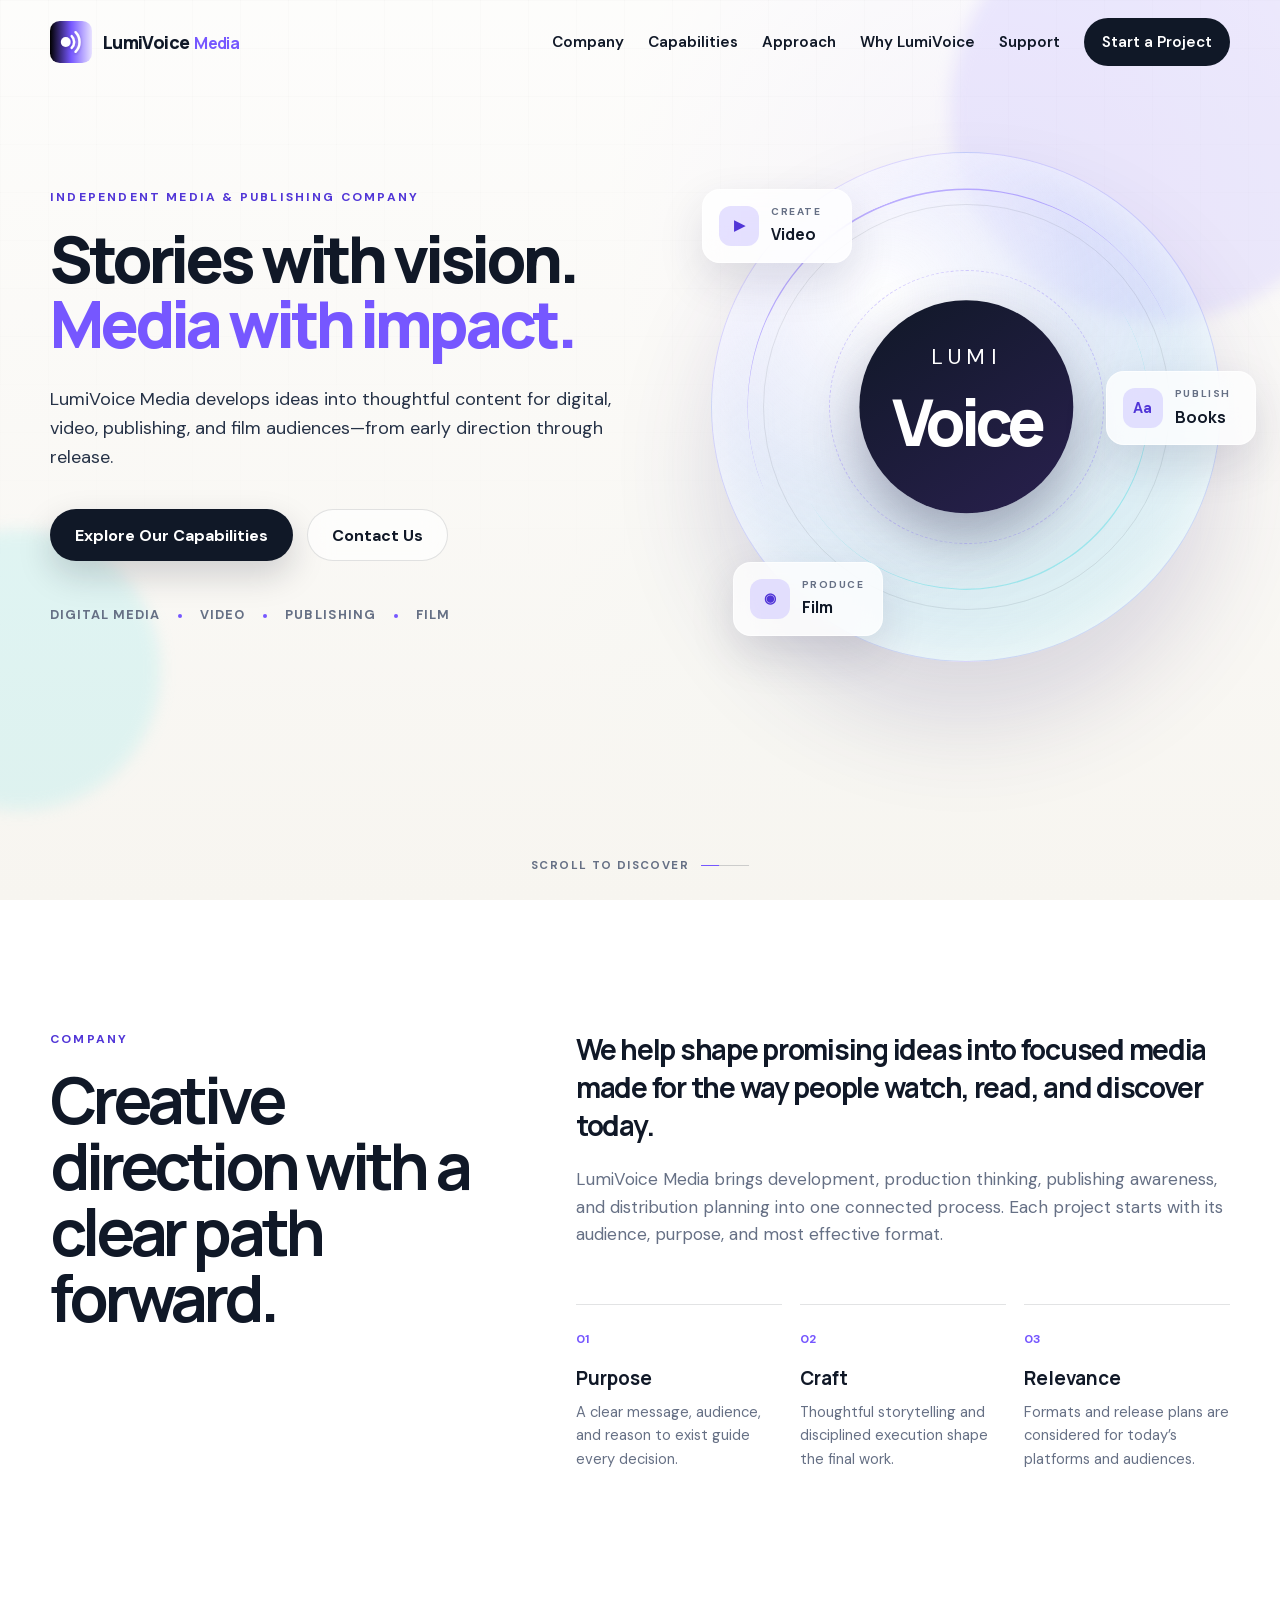
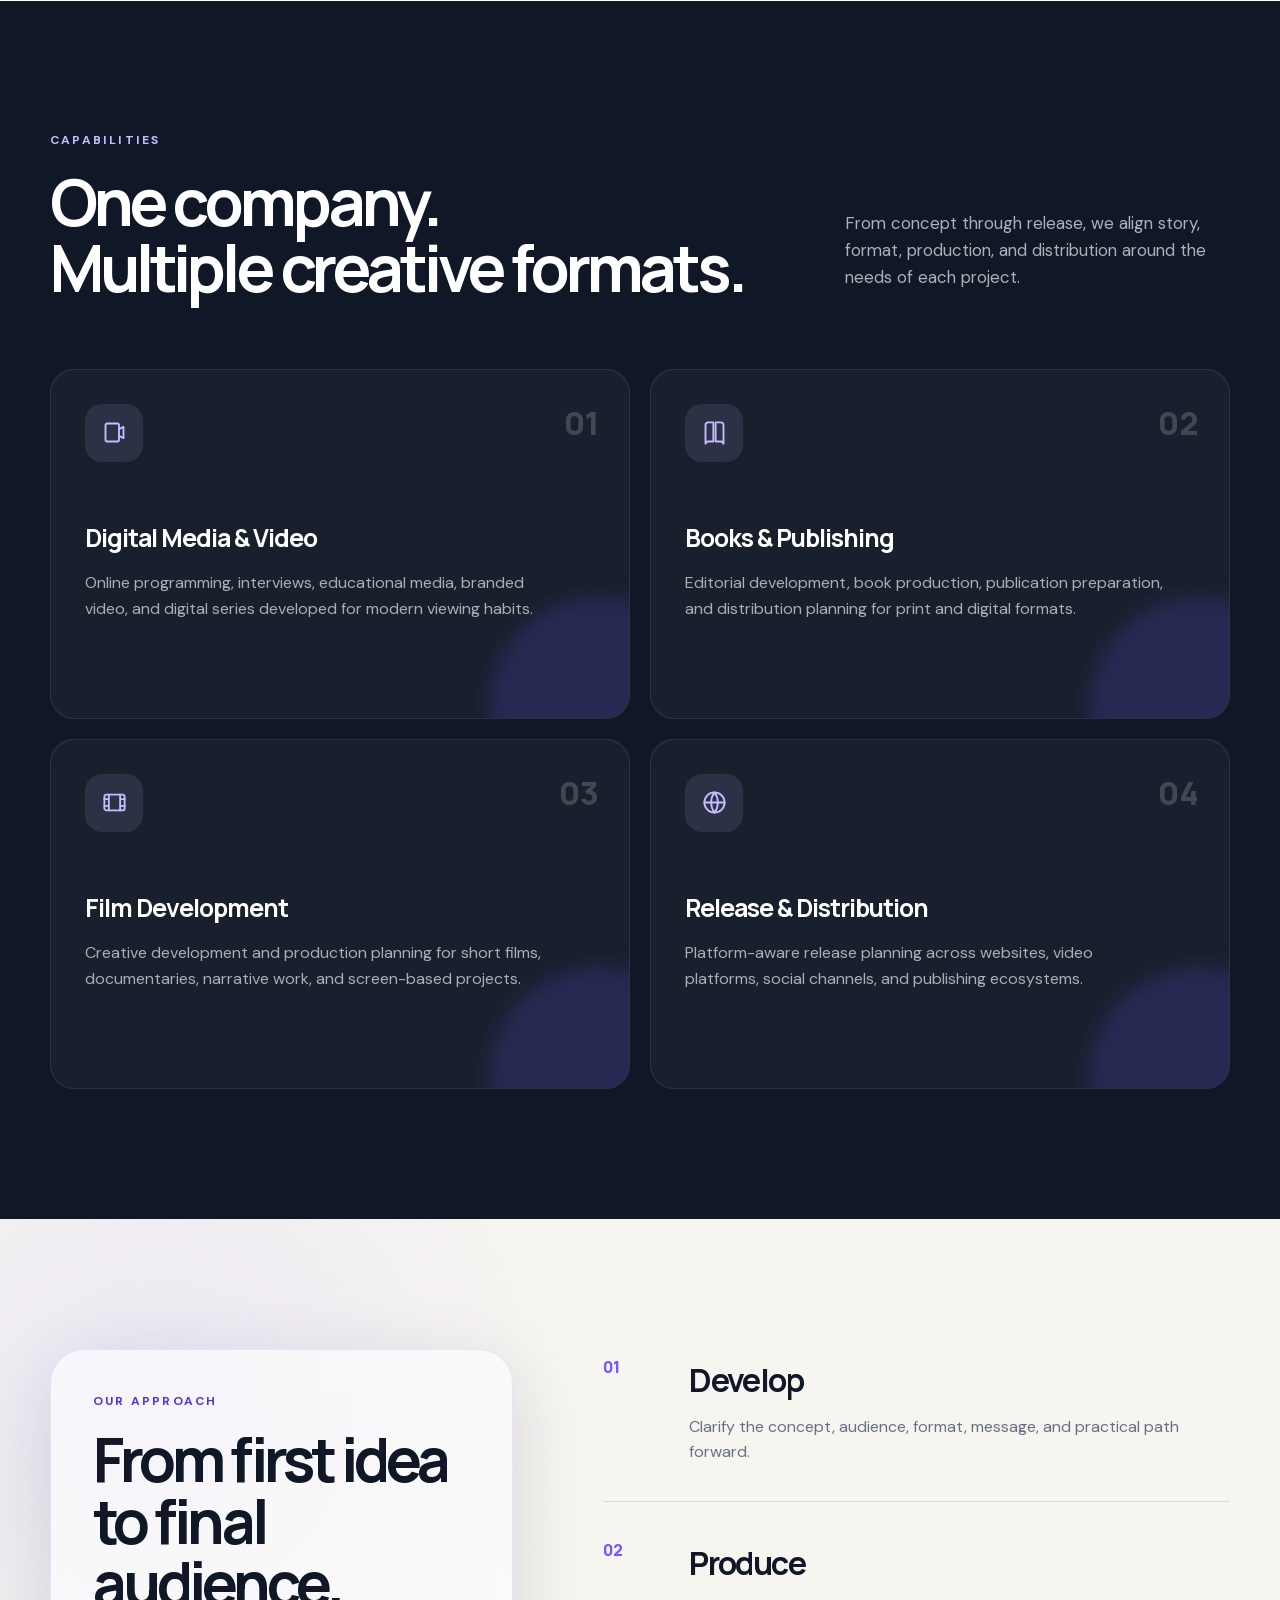
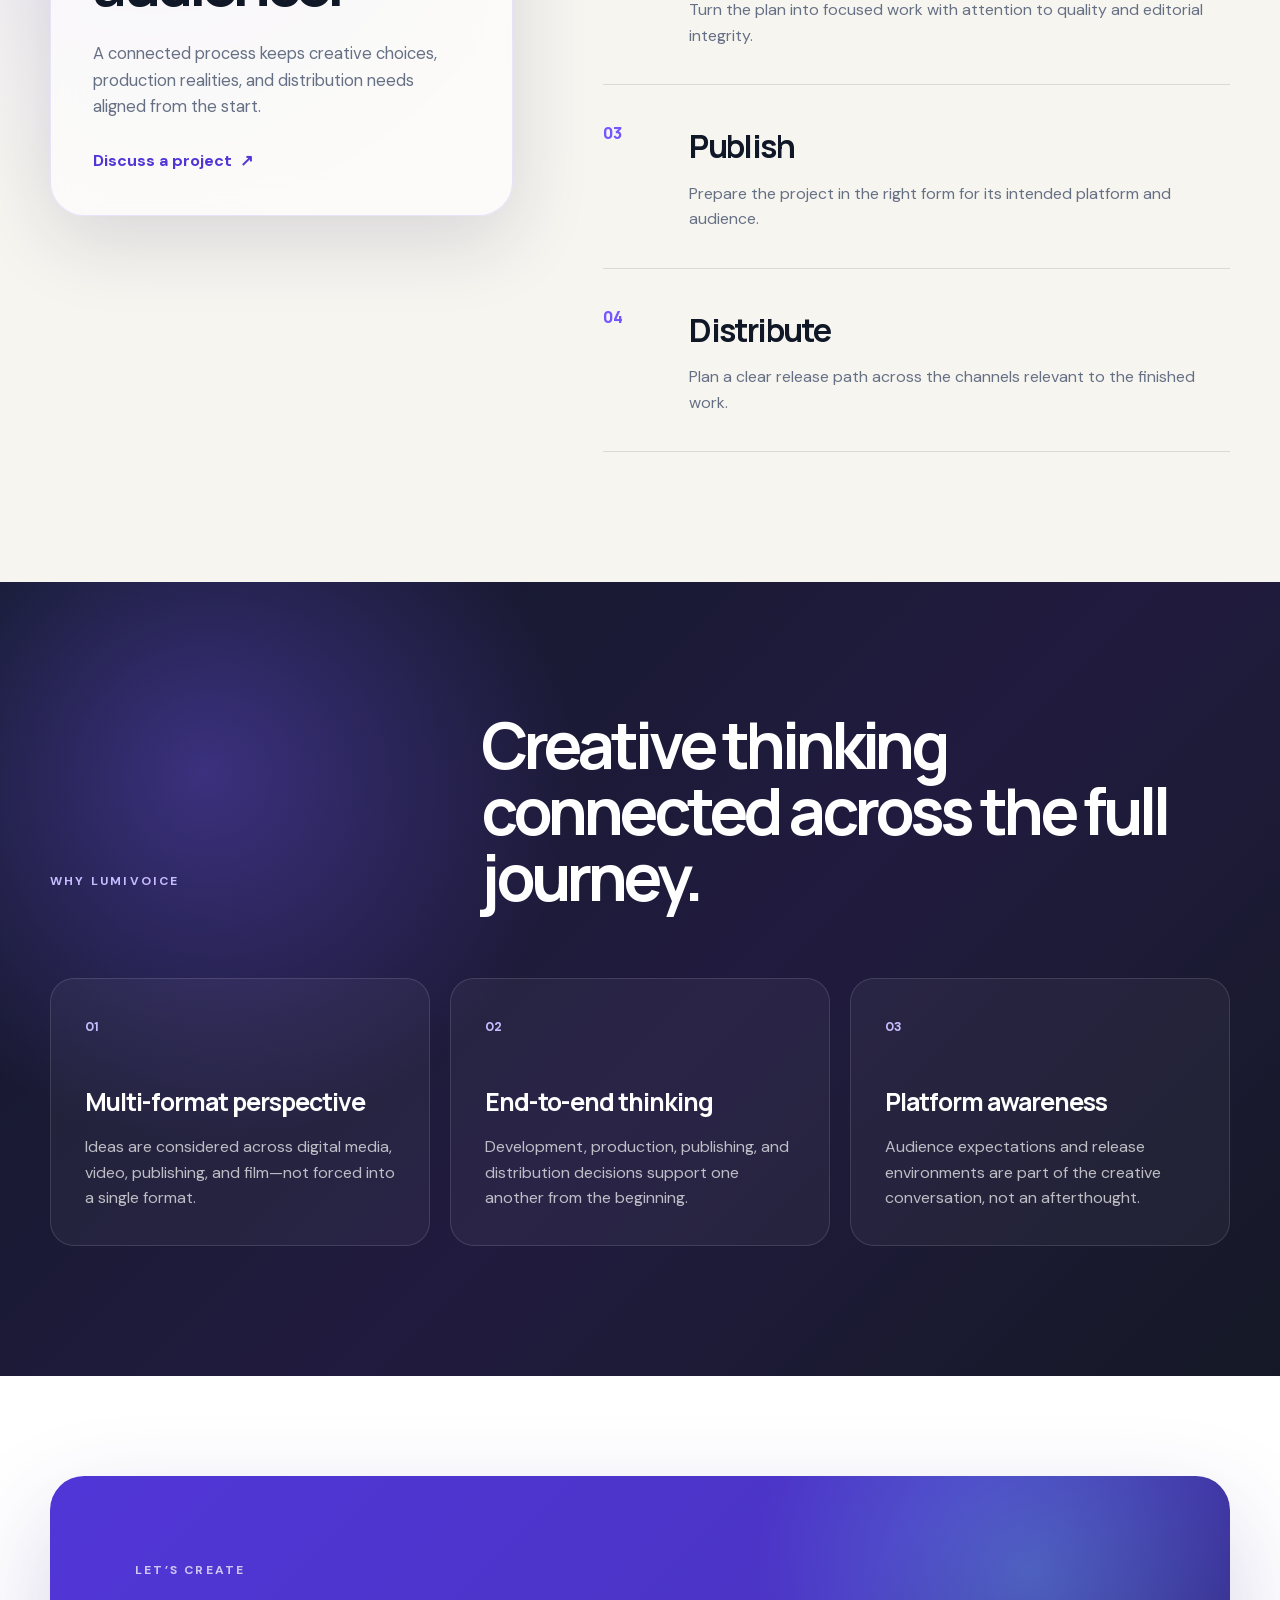
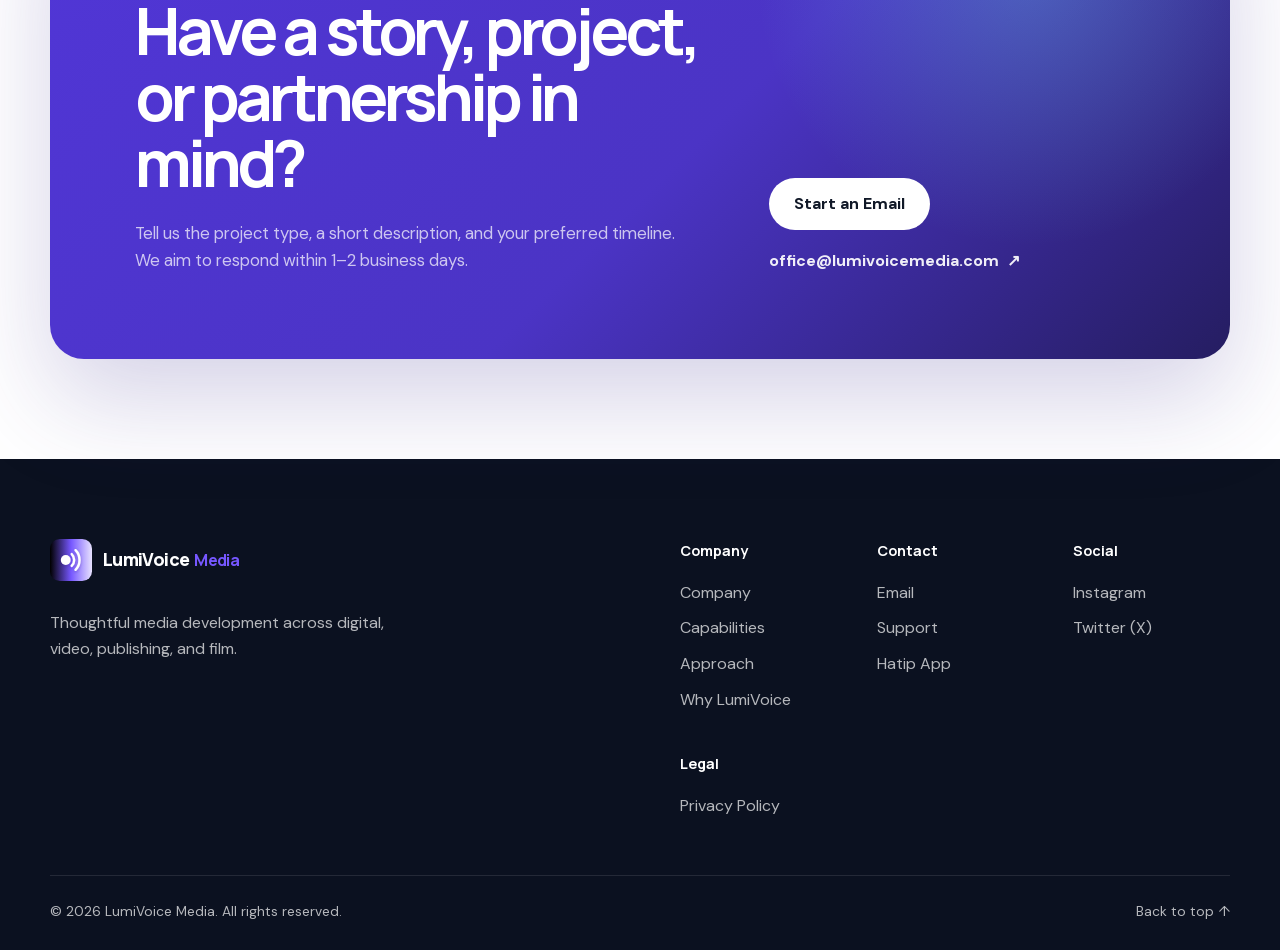
<file: index.html>
<!DOCTYPE html>
<html lang="en-US">
<head>
  <meta charset="UTF-8">
  <meta name="viewport" content="width=device-width, initial-scale=1.0">
  <meta name="description" content="LumiVoice Media develops, produces, publishes, and distributes thoughtful digital media, video, books, and film.">
  <meta name="author" content="LumiVoice Media">
  <meta name="theme-color" content="#101827">
  <link rel="canonical" href="https://lumivoicemedia.com/">

  <meta property="og:title" content="LumiVoice Media | Stories with Vision">
  <meta property="og:description" content="Thoughtful media development, production, publishing, and distribution across digital, video, books, and film.">
  <meta property="og:type" content="website">
  <meta property="og:url" content="https://lumivoicemedia.com/">
  <meta property="og:image" content="https://lumivoicemedia.com/assets/social-card.png">
  <meta property="og:image:width" content="1200">
  <meta property="og:image:height" content="630">
  <meta property="og:image:alt" content="LumiVoice Media — Stories with vision. Media with impact.">
  <meta name="twitter:card" content="summary_large_image">
  <meta name="twitter:title" content="LumiVoice Media | Stories with Vision">
  <meta name="twitter:description" content="Thoughtful media development, production, publishing, and distribution.">
  <meta name="twitter:image" content="https://lumivoicemedia.com/assets/social-card.png">

  <title>LumiVoice Media | Stories with Vision</title>
  <link rel="icon" href="assets/favicon.svg" type="image/svg+xml">
  <link rel="stylesheet" href="assets/styles.css">
  <script defer src="assets/analytics.js"></script>

  <script type="application/ld+json">
  {
    "@context": "https://schema.org",
    "@type": "Organization",
    "name": "LumiVoice Media",
    "url": "https://lumivoicemedia.com/",
    "email": "office@lumivoicemedia.com",
    "logo": "https://lumivoicemedia.com/assets/favicon.svg",
    "description": "An independent media and publishing company developing content across digital media, video, books, and film."
  }
  </script>
</head>

<body id="top">
  <a class="skip-link" href="#main-content">Skip to main content</a>

  <header class="site-header">
    <div class="container nav-wrap">
      <a class="brand" href="#top" aria-label="LumiVoice Media home">
        <img src="assets/favicon.svg" alt="" class="brand-mark" aria-hidden="true">
        <span class="brand-text"><strong>LumiVoice</strong><span>Media</span></span>
      </a>

      <button class="menu-toggle" type="button" aria-label="Open navigation" aria-expanded="false" aria-controls="main-nav">
        <span></span><span></span><span></span>
      </button>

      <nav class="main-nav" id="main-nav" aria-label="Primary navigation">
        <a href="#company">Company</a>
        <a href="#capabilities">Capabilities</a>
        <a href="#approach">Approach</a>
        <a href="#why">Why LumiVoice</a>
        <a href="support.html">Support</a>
        <a href="#contact" class="nav-cta">Start a Project</a>
      </nav>
    </div>
  </header>

  <main id="main-content">
    <section class="hero" aria-labelledby="hero-title">
      <div class="hero-glow hero-glow-one"></div>
      <div class="hero-glow hero-glow-two"></div>

      <div class="container hero-grid">
        <div class="hero-copy reveal">
          <p class="eyebrow">Independent Media &amp; Publishing Company</p>
          <h1 id="hero-title">Stories with vision.<br><span>Media with impact.</span></h1>
          <p class="hero-text">
            LumiVoice Media develops ideas into thoughtful content for digital, video, publishing, and film audiences—from early direction through release.
          </p>

          <div class="hero-actions">
            <a class="button button-primary" href="#capabilities">Explore Our Capabilities</a>
            <a class="button button-secondary" href="#contact">Contact Us</a>
          </div>

          <div class="hero-meta" aria-label="Company focus areas">
            <span>Digital Media</span><span>Video</span><span>Publishing</span><span>Film</span>
          </div>
        </div>

        <div class="hero-visual reveal" aria-hidden="true">
          <div class="visual-frame">
            <div class="visual-orbit orbit-one"></div>
            <div class="visual-orbit orbit-two"></div>
            <div class="visual-core"><span class="core-small">Lumi</span><span class="core-large">Voice</span></div>
            <div class="floating-card card-video"><span class="card-icon">▶</span><div><small>CREATE</small><strong>Video</strong></div></div>
            <div class="floating-card card-publish"><span class="card-icon">Aa</span><div><small>PUBLISH</small><strong>Books</strong></div></div>
            <div class="floating-card card-film"><span class="card-icon">◉</span><div><small>PRODUCE</small><strong>Film</strong></div></div>
          </div>
        </div>
      </div>

      <div class="hero-scroll" aria-hidden="true"><span>Scroll to discover</span><span class="scroll-line"></span></div>
    </section>

    <section class="section about" id="company" aria-labelledby="company-title">
      <div class="container two-column">
        <div class="section-heading reveal">
          <p class="eyebrow">Company</p>
          <h2 id="company-title">Creative direction with a clear path forward.</h2>
        </div>

        <div class="about-copy reveal">
          <p class="lead">We help shape promising ideas into focused media made for the way people watch, read, and discover today.</p>
          <p>
            LumiVoice Media brings development, production thinking, publishing awareness, and distribution planning into one connected process. Each project starts with its audience, purpose, and most effective format.
          </p>

          <div class="values-grid">
            <article><span>01</span><h3>Purpose</h3><p>A clear message, audience, and reason to exist guide every decision.</p></article>
            <article><span>02</span><h3>Craft</h3><p>Thoughtful storytelling and disciplined execution shape the final work.</p></article>
            <article><span>03</span><h3>Relevance</h3><p>Formats and release plans are considered for today’s platforms and audiences.</p></article>
          </div>
        </div>
      </div>
    </section>

    <section class="section services" id="capabilities" aria-labelledby="capabilities-title">
      <div class="container">
        <div class="section-top reveal">
          <div><p class="eyebrow">Capabilities</p><h2 id="capabilities-title">One company.<br>Multiple creative formats.</h2></div>
          <p>From concept through release, we align story, format, production, and distribution around the needs of each project.</p>
        </div>

        <div class="services-grid">
          <article class="service-card reveal">
            <div class="service-number">01</div>
            <div class="service-icon" aria-hidden="true"><svg viewBox="0 0 24 24"><path d="M4 5.5A1.5 1.5 0 0 1 5.5 4h9A1.5 1.5 0 0 1 16 5.5v13A1.5 1.5 0 0 1 14.5 20h-9A1.5 1.5 0 0 1 4 18.5v-13Z"/><path d="m16 9 4-2v10l-4-2"/></svg></div>
            <h3>Digital Media &amp; Video</h3><p>Online programming, interviews, educational media, branded video, and digital series developed for modern viewing habits.</p>
          </article>
          <article class="service-card reveal">
            <div class="service-number">02</div>
            <div class="service-icon" aria-hidden="true"><svg viewBox="0 0 24 24"><path d="M4 5.5A2.5 2.5 0 0 1 6.5 3H11v17H6.5A2.5 2.5 0 0 0 4 22V5.5Z"/><path d="M20 5.5A2.5 2.5 0 0 0 17.5 3H13v17h4.5A2.5 2.5 0 0 1 20 22V5.5Z"/></svg></div>
            <h3>Books &amp; Publishing</h3><p>Editorial development, book production, publication preparation, and distribution planning for print and digital formats.</p>
          </article>
          <article class="service-card reveal">
            <div class="service-number">03</div>
            <div class="service-icon" aria-hidden="true"><svg viewBox="0 0 24 24"><rect x="3" y="5" width="18" height="14" rx="2"/><path d="M7 5v14M17 5v14M3 9h4M17 9h4M3 15h4M17 15h4"/></svg></div>
            <h3>Film Development</h3><p>Creative development and production planning for short films, documentaries, narrative work, and screen-based projects.</p>
          </article>
          <article class="service-card reveal">
            <div class="service-number">04</div>
            <div class="service-icon" aria-hidden="true"><svg viewBox="0 0 24 24"><circle cx="12" cy="12" r="9"/><path d="M3 12h18M12 3a15 15 0 0 1 0 18M12 3a15 15 0 0 0 0 18"/></svg></div>
            <h3>Release &amp; Distribution</h3><p>Platform-aware release planning across websites, video platforms, social channels, and publishing ecosystems.</p>
          </article>
        </div>
      </div>
    </section>

    <section class="section approach" id="approach" aria-labelledby="approach-title">
      <div class="container approach-grid">
        <div class="approach-panel reveal">
          <p class="eyebrow">Our Approach</p><h2 id="approach-title">From first idea to final audience.</h2>
          <p>A connected process keeps creative choices, production realities, and distribution needs aligned from the start.</p>
          <a class="text-link" href="#contact">Discuss a project <span aria-hidden="true">↗</span></a>
        </div>
        <div class="process-list">
          <article class="process-item reveal"><span>01</span><div><h3>Develop</h3><p>Clarify the concept, audience, format, message, and practical path forward.</p></div></article>
          <article class="process-item reveal"><span>02</span><div><h3>Produce</h3><p>Turn the plan into focused work with attention to quality and editorial integrity.</p></div></article>
          <article class="process-item reveal"><span>03</span><div><h3>Publish</h3><p>Prepare the project in the right form for its intended platform and audience.</p></div></article>
          <article class="process-item reveal"><span>04</span><div><h3>Distribute</h3><p>Plan a clear release path across the channels relevant to the finished work.</p></div></article>
        </div>
      </div>
    </section>

    <section class="section why" id="why" aria-labelledby="why-title">
      <div class="container">
        <div class="why-heading reveal"><p class="eyebrow">Why LumiVoice</p><h2 id="why-title">Creative thinking connected across the full journey.</h2></div>
        <div class="why-grid">
          <article class="why-card reveal"><span>01</span><h3>Multi-format perspective</h3><p>Ideas are considered across digital media, video, publishing, and film—not forced into a single format.</p></article>
          <article class="why-card reveal"><span>02</span><h3>End-to-end thinking</h3><p>Development, production, publishing, and distribution decisions support one another from the beginning.</p></article>
          <article class="why-card reveal"><span>03</span><h3>Platform awareness</h3><p>Audience expectations and release environments are part of the creative conversation, not an afterthought.</p></article>
        </div>
      </div>
    </section>

    <section class="section contact" id="contact" aria-labelledby="contact-title">
      <div class="container contact-card reveal">
        <div><p class="eyebrow">Let’s Create</p><h2 id="contact-title">Have a story, project, or partnership in mind?</h2><p>Tell us the project type, a short description, and your preferred timeline. We aim to respond within 1–2 business days.</p></div>
        <div class="contact-actions">
          <a class="button button-light email-button" href="mailto:office@lumivoicemedia.com?subject=Project%20inquiry%20for%20LumiVoice%20Media&amp;body=Project%20type%3A%0A%0AShort%20description%3A%0A%0APreferred%20timeline%3A%0A">Start an Email</a>
          <a class="text-link light email-address" href="mailto:office@lumivoicemedia.com">office@lumivoicemedia.com <span aria-hidden="true">↗</span></a>
        </div>
      </div>
    </section>
  </main>

  <footer class="site-footer">
    <div class="container footer-grid">
      <div>
        <a class="brand footer-brand" href="#top" aria-label="LumiVoice Media home"><img src="assets/favicon.svg" alt="" class="brand-mark" aria-hidden="true"><span class="brand-text"><strong>LumiVoice</strong><span>Media</span></span></a>
        <p>Thoughtful media development across digital, video, publishing, and film.</p>
      </div>
      <div class="footer-links footer-links-expanded">
        <div><h3>Company</h3><a href="#company">Company</a><a href="#capabilities">Capabilities</a><a href="#approach">Approach</a><a href="#why">Why LumiVoice</a></div>
        <div><h3>Contact</h3><a href="mailto:office@lumivoicemedia.com">Email</a><a href="support.html">Support</a><a href="hatip/">Hatip App</a></div>
        <div><h3>Social</h3><a href="https://www.instagram.com/lumivoicemedia/" target="_blank" rel="noopener noreferrer">Instagram</a><a href="https://x.com/lumivoicemedia" target="_blank" rel="noopener noreferrer">Twitter (X)</a></div>
        <div><h3>Legal</h3><a href="privacy-policy.html">Privacy Policy</a></div>
      </div>
    </div>
    <div class="container footer-bottom"><p>&copy; <span id="year">2026</span> LumiVoice Media. All rights reserved.</p><a href="#top">Back to top ↑</a></div>
  </footer>

  <script src="assets/script.js"></script>
</body>
</html>
</file>
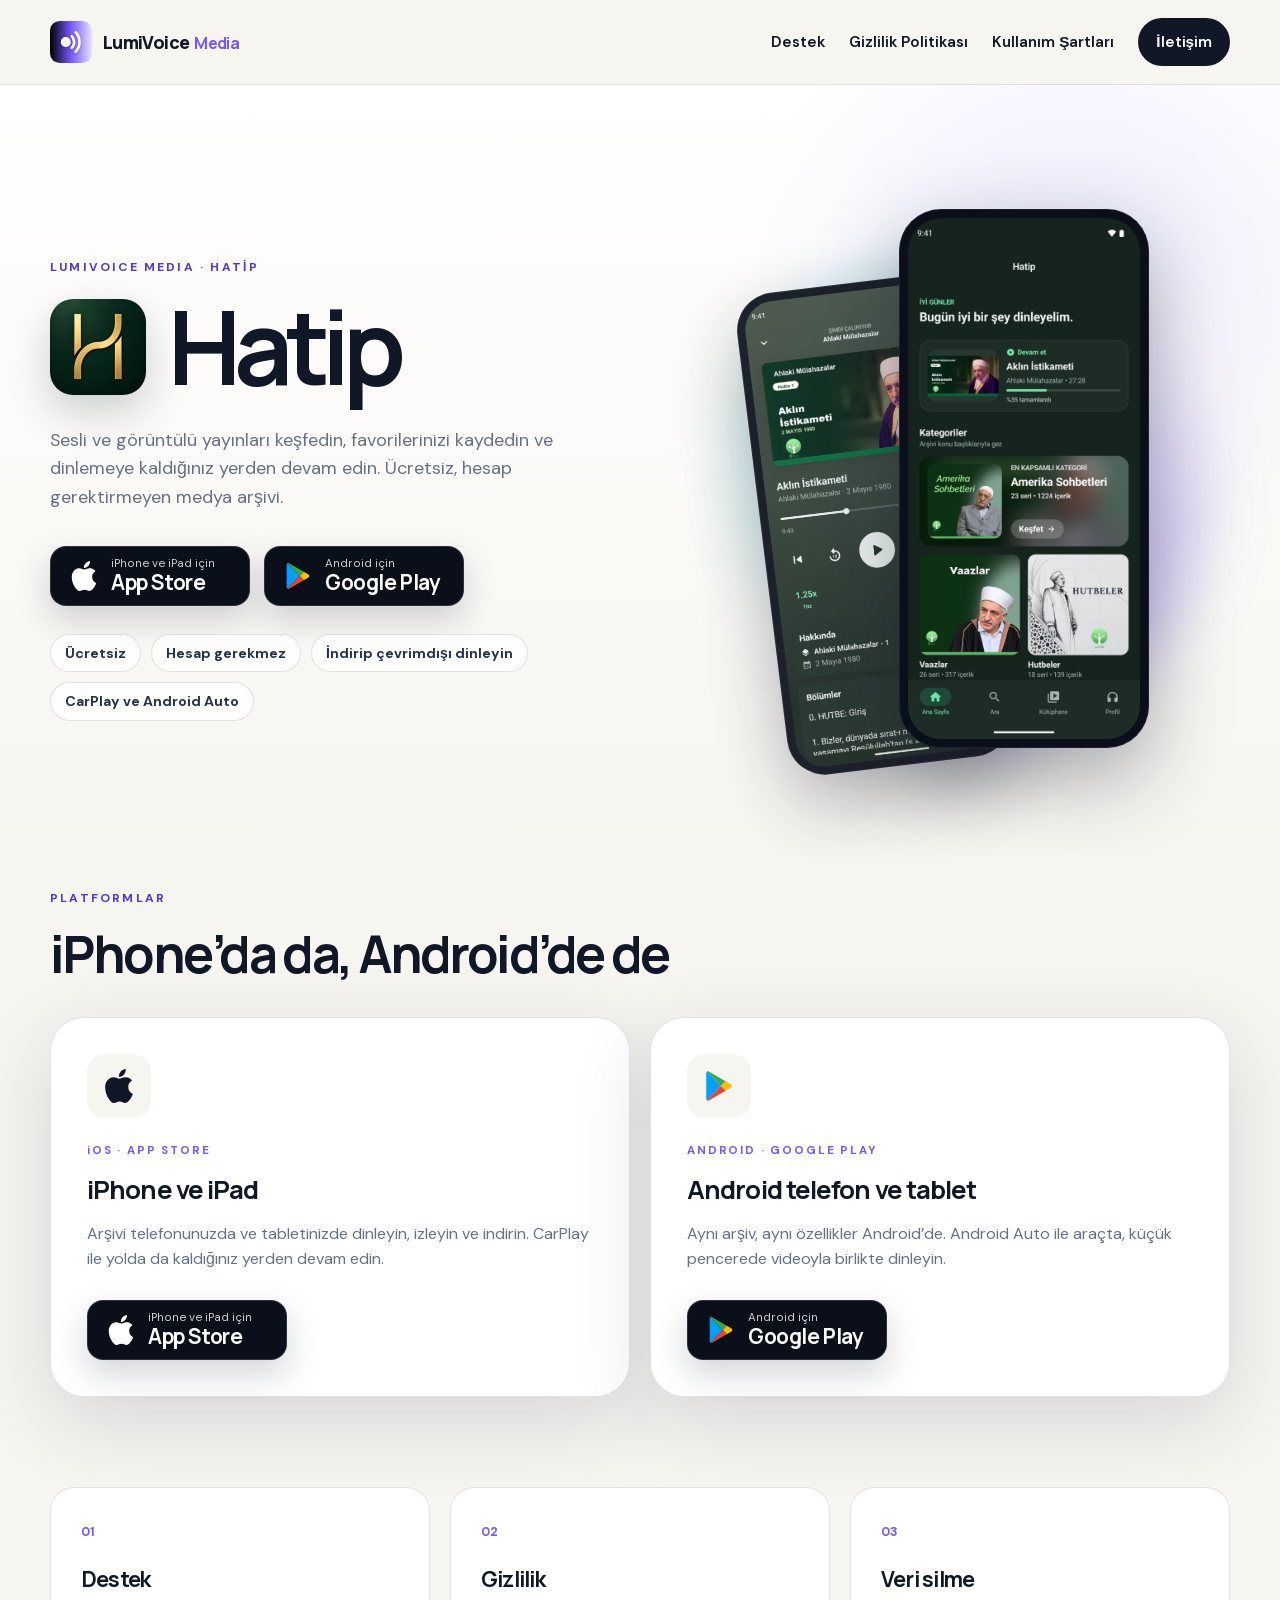
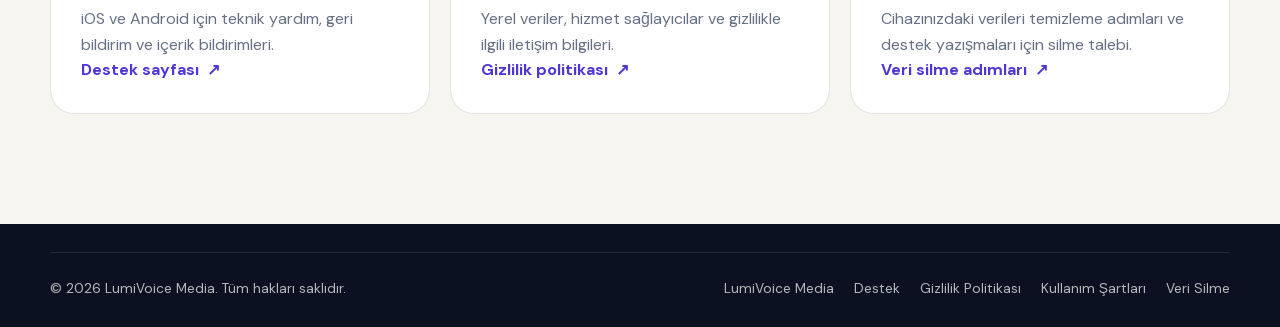
<file: hatip/index.html>
<!DOCTYPE html>
<html lang="tr">
<head>
  <meta charset="UTF-8">
  <meta name="viewport" content="width=device-width, initial-scale=1.0">
  <meta name="description" content="Hatip ile sesli ve görüntülü yayınları keşfedin. App Store ve Google Play bağlantıları, destek ve gizlilik bilgileri.">
  <meta name="author" content="LumiVoice Media">
  <meta name="theme-color" content="#101827">
  <link rel="canonical" href="https://lumivoicemedia.com/hatip/">
  <meta property="og:title" content="Hatip | LumiVoice Media">
  <meta property="og:description" content="Sesli ve görüntülü yayın arşivi. iOS için App Store’da, Android için Google Play’de.">
  <meta property="og:type" content="website">
  <meta property="og:url" content="https://lumivoicemedia.com/hatip/">
  <meta property="og:image" content="https://lumivoicemedia.com/assets/social-card.png">
  <meta property="og:image:alt" content="LumiVoice Media">
  <meta name="twitter:card" content="summary_large_image">
  <meta name="twitter:title" content="Hatip | LumiVoice Media">
  <meta name="twitter:description" content="Sesli ve görüntülü yayın arşivi. iOS için App Store’da, Android için Google Play’de.">
  <meta name="twitter:image" content="https://lumivoicemedia.com/assets/social-card.png">
  <title>Hatip | LumiVoice Media</title>
  <link rel="icon" href="../assets/favicon.svg" type="image/svg+xml">
  <link rel="stylesheet" href="../assets/styles.css?v=20261111d">
  <script defer src="../assets/analytics.js"></script>
</head>
<body class="inner-page" id="top">
  <a class="skip-link" href="#main-content">Ana içeriğe geç</a>
  <header class="site-header inner-header">
    <div class="container nav-wrap">
      <a class="brand" href="../index.html" aria-label="LumiVoice Media ana sayfa"><img src="../assets/favicon.svg" alt="" class="brand-mark" aria-hidden="true"><span class="brand-text"><strong>LumiVoice</strong><span>Media</span></span></a>
      <button class="menu-toggle" type="button" aria-label="Menüyü aç" aria-expanded="false" aria-controls="main-nav"><span></span><span></span><span></span></button>
      <nav class="main-nav inner-nav" id="main-nav" aria-label="Ana menü">
        <a href="support/">Destek</a><a href="privacy/">Gizlilik Politikası</a><a href="terms/">Kullanım Şartları</a><a href="mailto:office@lumivoicemedia.com" class="nav-cta">İletişim</a>
      </nav>
    </div>
  </header>
  <main id="main-content">
    <section class="support-hero hatip-hero" aria-labelledby="hatip-title">
      <div class="container support-grid hatip-hero-grid">
        <div class="support-copy">
          <p class="eyebrow"><span lang="en">LumiVoice Media</span> · Hatip</p>
          <div class="hatip-title-row">
            <img src="../assets/hatip/icon.png" alt="" class="hatip-app-icon" width="96" height="96">
            <h1 id="hatip-title">Hatip</h1>
          </div>
          <p>Sesli ve görüntülü yayınları keşfedin, favorilerinizi kaydedin ve dinlemeye kaldığınız yerden devam edin. Ücretsiz, hesap gerektirmeyen medya arşivi.</p>
          <div class="store-badges">
            <a class="store-badge" href="https://apps.apple.com/app/hatip/id6804464530" target="_blank" rel="noopener noreferrer" aria-label="Hatip’i App Store’dan indir"><svg class="store-logo" viewBox="0 0 24 24" aria-hidden="true"><path fill="currentColor" d="M12.152 6.896c-.948 0-2.415-1.078-3.96-1.04-2.04.027-3.91 1.183-4.961 3.014-2.117 3.675-.546 9.103 1.519 12.09 1.013 1.454 2.208 3.09 3.792 3.039 1.52-.065 2.09-.987 3.935-.987 1.831 0 2.35.987 3.96.948 1.637-.026 2.676-1.48 3.676-2.948 1.156-1.688 1.636-3.325 1.662-3.415-.039-.013-3.182-1.221-3.22-4.857-.026-3.04 2.48-4.494 2.597-4.559-1.429-2.09-3.623-2.324-4.39-2.376-2-.156-3.675 1.09-4.61 1.09zM15.53 3.83c.843-1.012 1.4-2.427 1.245-3.83-1.207.052-2.662.805-3.532 1.818-.78.896-1.454 2.338-1.273 3.714 1.338.104 2.715-.688 3.559-1.701"/></svg><span><small>iPhone ve iPad için</small><strong>App Store</strong></span></a>
            <a class="store-badge" href="https://play.google.com/store/apps/details?id=com.lumivoicemedia.hatip" target="_blank" rel="noopener noreferrer" aria-label="Hatip’i Google Play’den indir"><svg class="store-logo" viewBox="0 0 24 24" aria-hidden="true"><path fill="#00a0ff" d="M3.6 1.8 13.4 12 3.6 22.2c-.4-.2-.6-.7-.6-1.2V3c0-.5.2-1 .6-1.2z"/><path fill="#34a853" d="M3.6 1.8c.3-.2.8-.2 1.2 0l11.8 6.8-3.2 3.4z"/><path fill="#fbbc04" d="m16.6 8.6 3.8 2.2c.9.5.9 1.9 0 2.4l-3.8 2.2-3.2-3.4z"/><path fill="#ea4335" d="M3.6 22.2 13.4 12l3.2 3.4-11.8 6.8c-.4.2-.9.2-1.2 0z"/></svg><span><small>Android için</small><strong>Google Play</strong></span></a>
          </div>
          <ul class="hatip-highlights" aria-label="Öne çıkanlar">
            <li>Ücretsiz</li>
            <li>Hesap gerekmez</li>
            <li>İndirip çevrimdışı dinleyin</li>
            <li>CarPlay ve Android Auto</li>
          </ul>
        </div>
        <div class="hatip-phones" aria-hidden="true">
          <div class="hatip-phone hatip-phone-back"><img src="../assets/hatip/screen-player.jpg" alt="" width="561" height="1260" loading="lazy"></div>
          <div class="hatip-phone hatip-phone-front"><img src="../assets/hatip/screen-home.jpg" alt="" width="561" height="1260"></div>
        </div>
      </div>
    </section>
    <section class="hatip-platforms" aria-labelledby="platforms-title">
      <div class="container">
        <p class="eyebrow">Platformlar</p>
        <h2 id="platforms-title">iPhone’da da, Android’de de</h2>
        <div class="hatip-platform-grid">
          <article class="hatip-platform">
            <div class="hatip-platform-logo hatip-platform-logo-ios"><svg class="store-logo" viewBox="0 0 24 24" aria-hidden="true"><path fill="currentColor" d="M12.152 6.896c-.948 0-2.415-1.078-3.96-1.04-2.04.027-3.91 1.183-4.961 3.014-2.117 3.675-.546 9.103 1.519 12.09 1.013 1.454 2.208 3.09 3.792 3.039 1.52-.065 2.09-.987 3.935-.987 1.831 0 2.35.987 3.96.948 1.637-.026 2.676-1.48 3.676-2.948 1.156-1.688 1.636-3.325 1.662-3.415-.039-.013-3.182-1.221-3.22-4.857-.026-3.04 2.48-4.494 2.597-4.559-1.429-2.09-3.623-2.324-4.39-2.376-2-.156-3.675 1.09-4.61 1.09zM15.53 3.83c.843-1.012 1.4-2.427 1.245-3.83-1.207.052-2.662.805-3.532 1.818-.78.896-1.454 2.338-1.273 3.714 1.338.104 2.715-.688 3.559-1.701"/></svg></div>
            <span class="hatip-platform-label">iOS · APP STORE</span>
            <h3>iPhone ve iPad</h3>
            <p>Arşivi telefonunuzda ve tabletinizde dinleyin, izleyin ve indirin. CarPlay ile yolda da kaldığınız yerden devam edin.</p>
            <a class="store-badge" href="https://apps.apple.com/app/hatip/id6804464530" target="_blank" rel="noopener noreferrer" aria-label="Hatip’i App Store’dan indir"><svg class="store-logo" viewBox="0 0 24 24" aria-hidden="true"><path fill="currentColor" d="M12.152 6.896c-.948 0-2.415-1.078-3.96-1.04-2.04.027-3.91 1.183-4.961 3.014-2.117 3.675-.546 9.103 1.519 12.09 1.013 1.454 2.208 3.09 3.792 3.039 1.52-.065 2.09-.987 3.935-.987 1.831 0 2.35.987 3.96.948 1.637-.026 2.676-1.48 3.676-2.948 1.156-1.688 1.636-3.325 1.662-3.415-.039-.013-3.182-1.221-3.22-4.857-.026-3.04 2.48-4.494 2.597-4.559-1.429-2.09-3.623-2.324-4.39-2.376-2-.156-3.675 1.09-4.61 1.09zM15.53 3.83c.843-1.012 1.4-2.427 1.245-3.83-1.207.052-2.662.805-3.532 1.818-.78.896-1.454 2.338-1.273 3.714 1.338.104 2.715-.688 3.559-1.701"/></svg><span><small>iPhone ve iPad için</small><strong>App Store</strong></span></a>
          </article>
          <article class="hatip-platform">
            <div class="hatip-platform-logo"><svg class="store-logo" viewBox="0 0 24 24" aria-hidden="true"><path fill="#00a0ff" d="M3.6 1.8 13.4 12 3.6 22.2c-.4-.2-.6-.7-.6-1.2V3c0-.5.2-1 .6-1.2z"/><path fill="#34a853" d="M3.6 1.8c.3-.2.8-.2 1.2 0l11.8 6.8-3.2 3.4z"/><path fill="#fbbc04" d="m16.6 8.6 3.8 2.2c.9.5.9 1.9 0 2.4l-3.8 2.2-3.2-3.4z"/><path fill="#ea4335" d="M3.6 22.2 13.4 12l3.2 3.4-11.8 6.8c-.4.2-.9.2-1.2 0z"/></svg></div>
            <span class="hatip-platform-label">ANDROID · GOOGLE PLAY</span>
            <h3>Android telefon ve tablet</h3>
            <p>Aynı arşiv, aynı özellikler Android’de. Android Auto ile araçta, küçük pencerede videoyla birlikte dinleyin.</p>
            <a class="store-badge" href="https://play.google.com/store/apps/details?id=com.lumivoicemedia.hatip" target="_blank" rel="noopener noreferrer" aria-label="Hatip’i Google Play’den indir"><svg class="store-logo" viewBox="0 0 24 24" aria-hidden="true"><path fill="#00a0ff" d="M3.6 1.8 13.4 12 3.6 22.2c-.4-.2-.6-.7-.6-1.2V3c0-.5.2-1 .6-1.2z"/><path fill="#34a853" d="M3.6 1.8c.3-.2.8-.2 1.2 0l11.8 6.8-3.2 3.4z"/><path fill="#fbbc04" d="m16.6 8.6 3.8 2.2c.9.5.9 1.9 0 2.4l-3.8 2.2-3.2-3.4z"/><path fill="#ea4335" d="M3.6 22.2 13.4 12l3.2 3.4-11.8 6.8c-.4.2-.9.2-1.2 0z"/></svg><span><small>Android için</small><strong>Google Play</strong></span></a>
          </article>
        </div>
      </div>
    </section>
    <section class="support-details" aria-labelledby="hatip-links-title">
      <div class="container">
        <h2 class="visually-hidden" id="hatip-links-title">Destek ve yasal bilgiler</h2>
        <div class="support-details-grid">
          <article><span>01</span><h3>Destek</h3><p>iOS ve Android için teknik yardım, geri bildirim ve içerik bildirimleri.</p><a class="text-link" href="support/">Destek sayfası <span aria-hidden="true">↗</span></a></article>
          <article><span>02</span><h3>Gizlilik</h3><p>Yerel veriler, hizmet sağlayıcılar ve gizlilikle ilgili iletişim bilgileri.</p><a class="text-link" href="privacy/">Gizlilik politikası <span aria-hidden="true">↗</span></a></article>
          <article><span>03</span><h3>Veri silme</h3><p>Cihazınızdaki verileri temizleme adımları ve destek yazışmaları için silme talebi.</p><a class="text-link" href="data-deletion/">Veri silme adımları <span aria-hidden="true">↗</span></a></article>
        </div>
      </div>
    </section>
  </main>
  <footer class="site-footer compact-footer"><div class="container footer-bottom"><p>&copy; <span id="year">2026</span> LumiVoice Media. Tüm hakları saklıdır.</p><div class="compact-footer-links"><a href="../index.html">LumiVoice Media</a><a href="support/">Destek</a><a href="privacy/">Gizlilik Politikası</a><a href="terms/">Kullanım Şartları</a><a href="data-deletion/">Veri Silme</a></div></div></footer>
  <script src="../assets/script.js"></script>
</body>
</html>
</file>
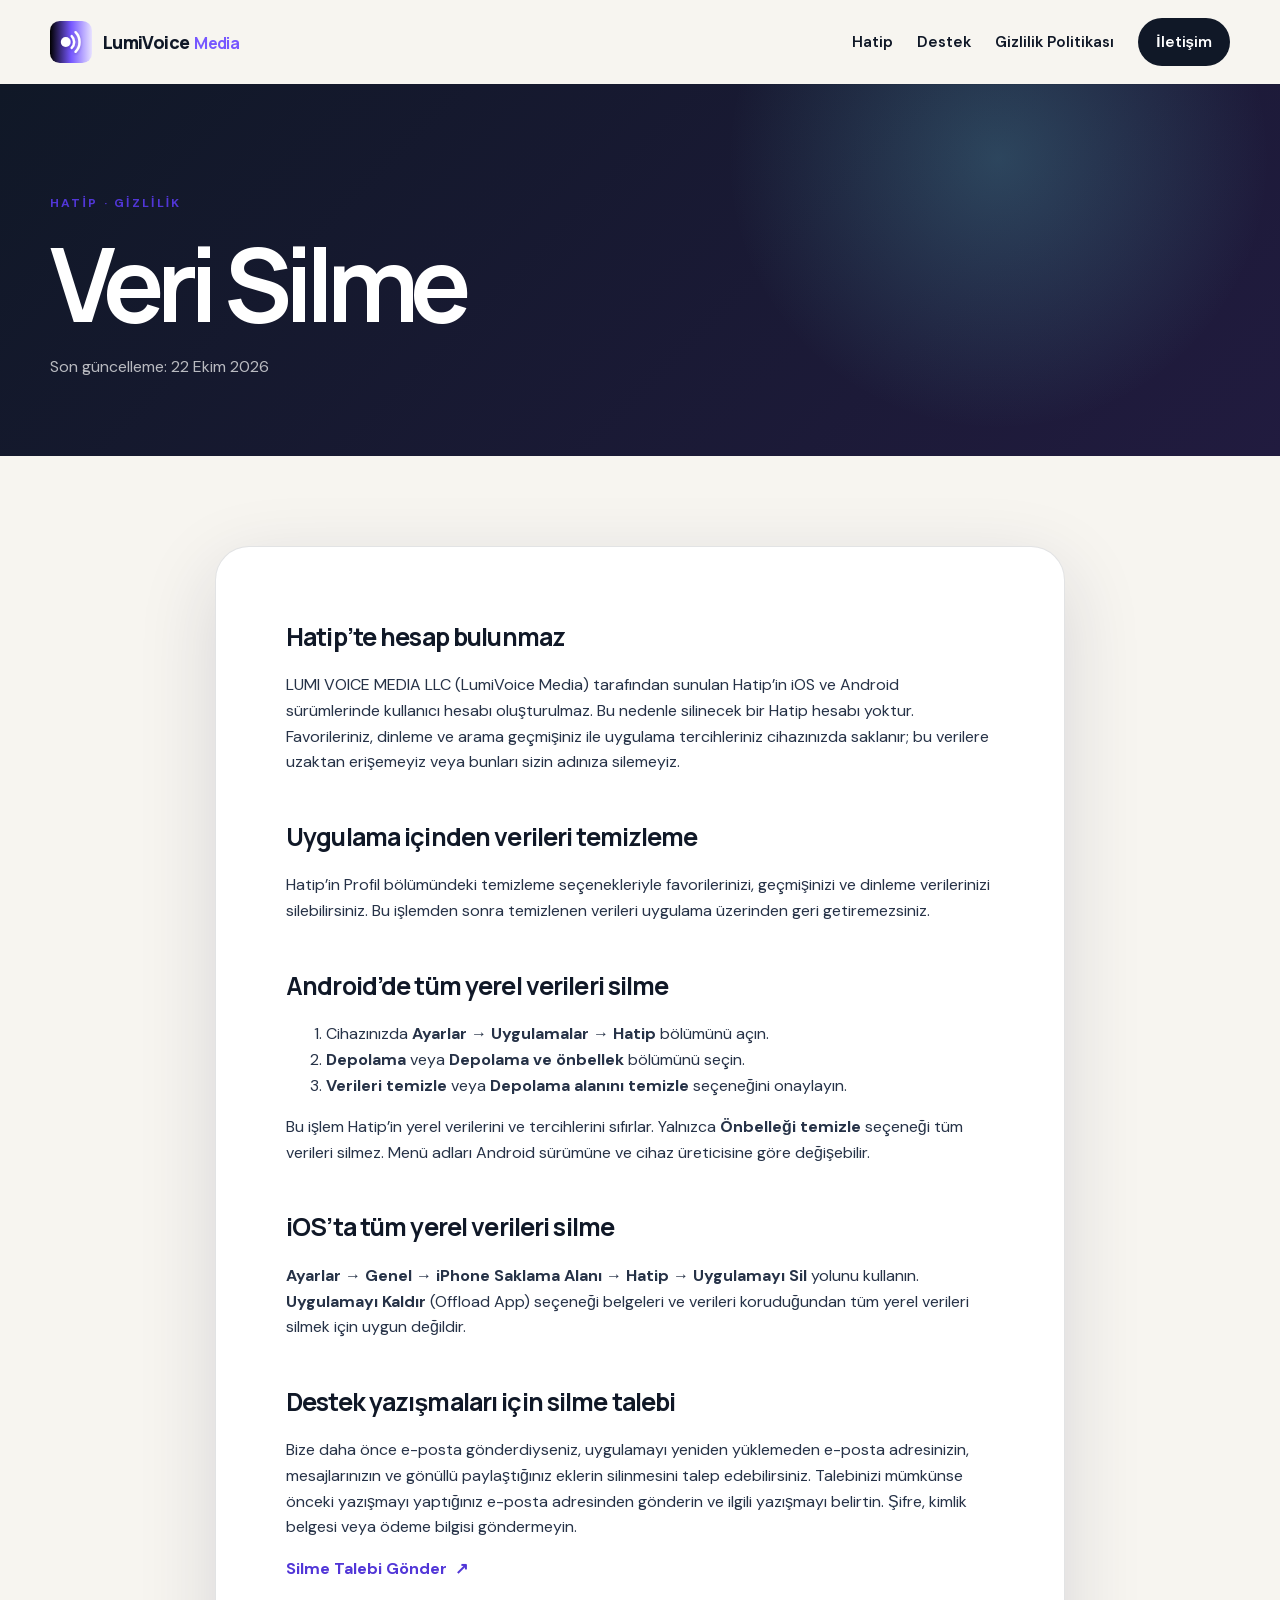
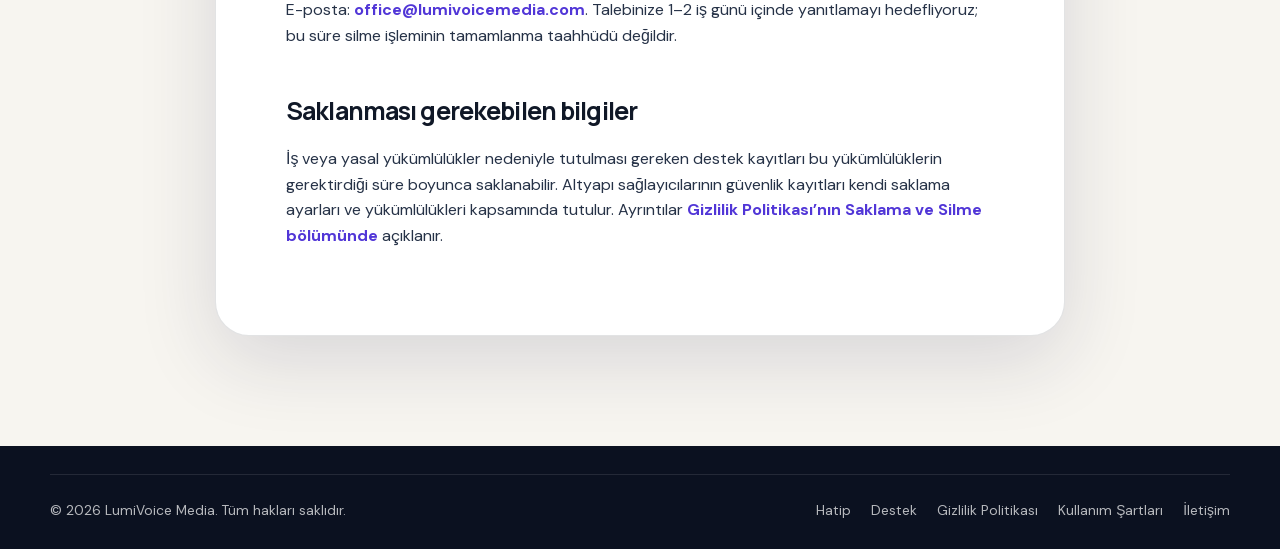
<file: hatip/data-deletion/index.html>
<!DOCTYPE html>
<html lang="tr">
<head>
  <meta charset="UTF-8">
  <meta name="viewport" content="width=device-width, initial-scale=1.0">
  <meta name="description" content="Hatip iOS ve Android uygulamasında yerel verileri silme adımları ve kişisel veri silme talepleri için iletişim bilgileri.">
  <meta name="author" content="LumiVoice Media">
  <meta name="theme-color" content="#101827">
  <link rel="canonical" href="https://lumivoicemedia.com/hatip/data-deletion/">
  <meta property="og:title" content="Veri Silme | Hatip">
  <meta property="og:description" content="Hatip’te yerel verileri temizleyin veya destek yazışmalarınız için silme talebi gönderin.">
  <meta property="og:type" content="article">
  <meta property="og:url" content="https://lumivoicemedia.com/hatip/data-deletion/">
  <meta property="og:image" content="https://lumivoicemedia.com/assets/social-card.png">
  <meta property="og:image:alt" content="LumiVoice Media">
  <meta name="twitter:card" content="summary_large_image">
  <meta name="twitter:title" content="Veri Silme | Hatip">
  <meta name="twitter:description" content="Hatip’te yerel verileri temizleyin veya destek yazışmalarınız için silme talebi gönderin.">
  <meta name="twitter:image" content="https://lumivoicemedia.com/assets/social-card.png">
  <title>Veri Silme | Hatip</title>
  <link rel="icon" href="../../assets/favicon.svg" type="image/svg+xml">
  <link rel="stylesheet" href="../../assets/styles.css">
  <script defer src="../../assets/analytics.js"></script>
</head>
<body class="inner-page" id="top">
  <a class="skip-link" href="#main-content">Ana içeriğe geç</a>
  <header class="site-header inner-header">
    <div class="container nav-wrap">
      <a class="brand" href="../../index.html" aria-label="LumiVoice Media ana sayfa"><img src="../../assets/favicon.svg" alt="" class="brand-mark" aria-hidden="true"><span class="brand-text"><strong>LumiVoice</strong><span>Media</span></span></a>
      <button class="menu-toggle" type="button" aria-label="Menüyü aç" aria-expanded="false" aria-controls="main-nav"><span></span><span></span><span></span></button>
      <nav class="main-nav inner-nav" id="main-nav" aria-label="Ana menü">
        <a href="../">Hatip</a><a href="../support/">Destek</a><a href="../privacy/">Gizlilik Politikası</a><a href="mailto:office@lumivoicemedia.com" class="nav-cta">İletişim</a>
      </nav>
    </div>
  </header>
  <main id="main-content">
    <section class="inner-hero"><div class="container"><p class="eyebrow">Hatip · Gizlilik</p><h1>Veri Silme</h1><p>Son güncelleme: 22 Ekim 2026</p></div></section>
    <section class="legal-section">
      <div class="container legal-layout">
        <article class="legal-content">
          <section><h2>Hatip’te hesap bulunmaz</h2><p>LUMI VOICE MEDIA LLC (LumiVoice Media) tarafından sunulan Hatip’in iOS ve Android sürümlerinde kullanıcı hesabı oluşturulmaz. Bu nedenle silinecek bir Hatip hesabı yoktur. Favorileriniz, dinleme ve arama geçmişiniz ile uygulama tercihleriniz cihazınızda saklanır; bu verilere uzaktan erişemeyiz veya bunları sizin adınıza silemeyiz.</p></section>
          <section><h2>Uygulama içinden verileri temizleme</h2><p>Hatip’in Profil bölümündeki temizleme seçenekleriyle favorilerinizi, geçmişinizi ve dinleme verilerinizi silebilirsiniz. Bu işlemden sonra temizlenen verileri uygulama üzerinden geri getiremezsiniz.</p></section>
          <section><h2>Android’de tüm yerel verileri silme</h2><ol><li>Cihazınızda <strong>Ayarlar → Uygulamalar → Hatip</strong> bölümünü açın.</li><li><strong>Depolama</strong> veya <strong>Depolama ve önbellek</strong> bölümünü seçin.</li><li><strong>Verileri temizle</strong> veya <strong>Depolama alanını temizle</strong> seçeneğini onaylayın.</li></ol><p>Bu işlem Hatip’in yerel verilerini ve tercihlerini sıfırlar. Yalnızca <strong>Önbelleği temizle</strong> seçeneği tüm verileri silmez. Menü adları Android sürümüne ve cihaz üreticisine göre değişebilir.</p></section>
          <section><h2>iOS’ta tüm yerel verileri silme</h2><p><strong>Ayarlar → Genel → iPhone Saklama Alanı → Hatip → Uygulamayı Sil</strong> yolunu kullanın. <strong>Uygulamayı Kaldır</strong> (Offload App) seçeneği belgeleri ve verileri koruduğundan tüm yerel verileri silmek için uygun değildir.</p></section>
          <section id="request"><h2>Destek yazışmaları için silme talebi</h2><p>Bize daha önce e-posta gönderdiyseniz, uygulamayı yeniden yüklemeden e-posta adresinizin, mesajlarınızın ve gönüllü paylaştığınız eklerin silinmesini talep edebilirsiniz. Talebinizi mümkünse önceki yazışmayı yaptığınız e-posta adresinden gönderin ve ilgili yazışmayı belirtin. Şifre, kimlik belgesi veya ödeme bilgisi göndermeyin.</p><p><a class="text-link" href="mailto:office@lumivoicemedia.com?subject=Hatip%20veri%20silme%20talebi&amp;body=Silinmesini%20istediğim%20destek%20yazışması%20veya%20kişisel%20bilgiler%3A%0A%0Aİlgili%20yazışmanın%20tarihi%20veya%20konusu%3A%0A">Silme Talebi Gönder <span aria-hidden="true">↗</span></a></p><p>E-posta: <a href="mailto:office@lumivoicemedia.com">office@lumivoicemedia.com</a>. Talebinize 1–2 iş günü içinde yanıtlamayı hedefliyoruz; bu süre silme işleminin tamamlanma taahhüdü değildir.</p></section>
          <section><h2>Saklanması gerekebilen bilgiler</h2><p>İş veya yasal yükümlülükler nedeniyle tutulması gereken destek kayıtları bu yükümlülüklerin gerektirdiği süre boyunca saklanabilir. Altyapı sağlayıcılarının güvenlik kayıtları kendi saklama ayarları ve yükümlülükleri kapsamında tutulur. Ayrıntılar <a href="../privacy/#data-deletion">Gizlilik Politikası’nın Saklama ve Silme bölümünde</a> açıklanır.</p></section>
        </article>
      </div>
    </section>
  </main>
  <footer class="site-footer compact-footer"><div class="container footer-bottom"><p>&copy; <span id="year">2026</span> LumiVoice Media. Tüm hakları saklıdır.</p><div class="compact-footer-links"><a href="../">Hatip</a><a href="../support/">Destek</a><a href="../privacy/">Gizlilik Politikası</a><a href="../terms/">Kullanım Şartları</a><a href="mailto:office@lumivoicemedia.com">İletişim</a></div></div></footer>
  <script src="../../assets/script.js"></script>
</body>
</html>
</file>
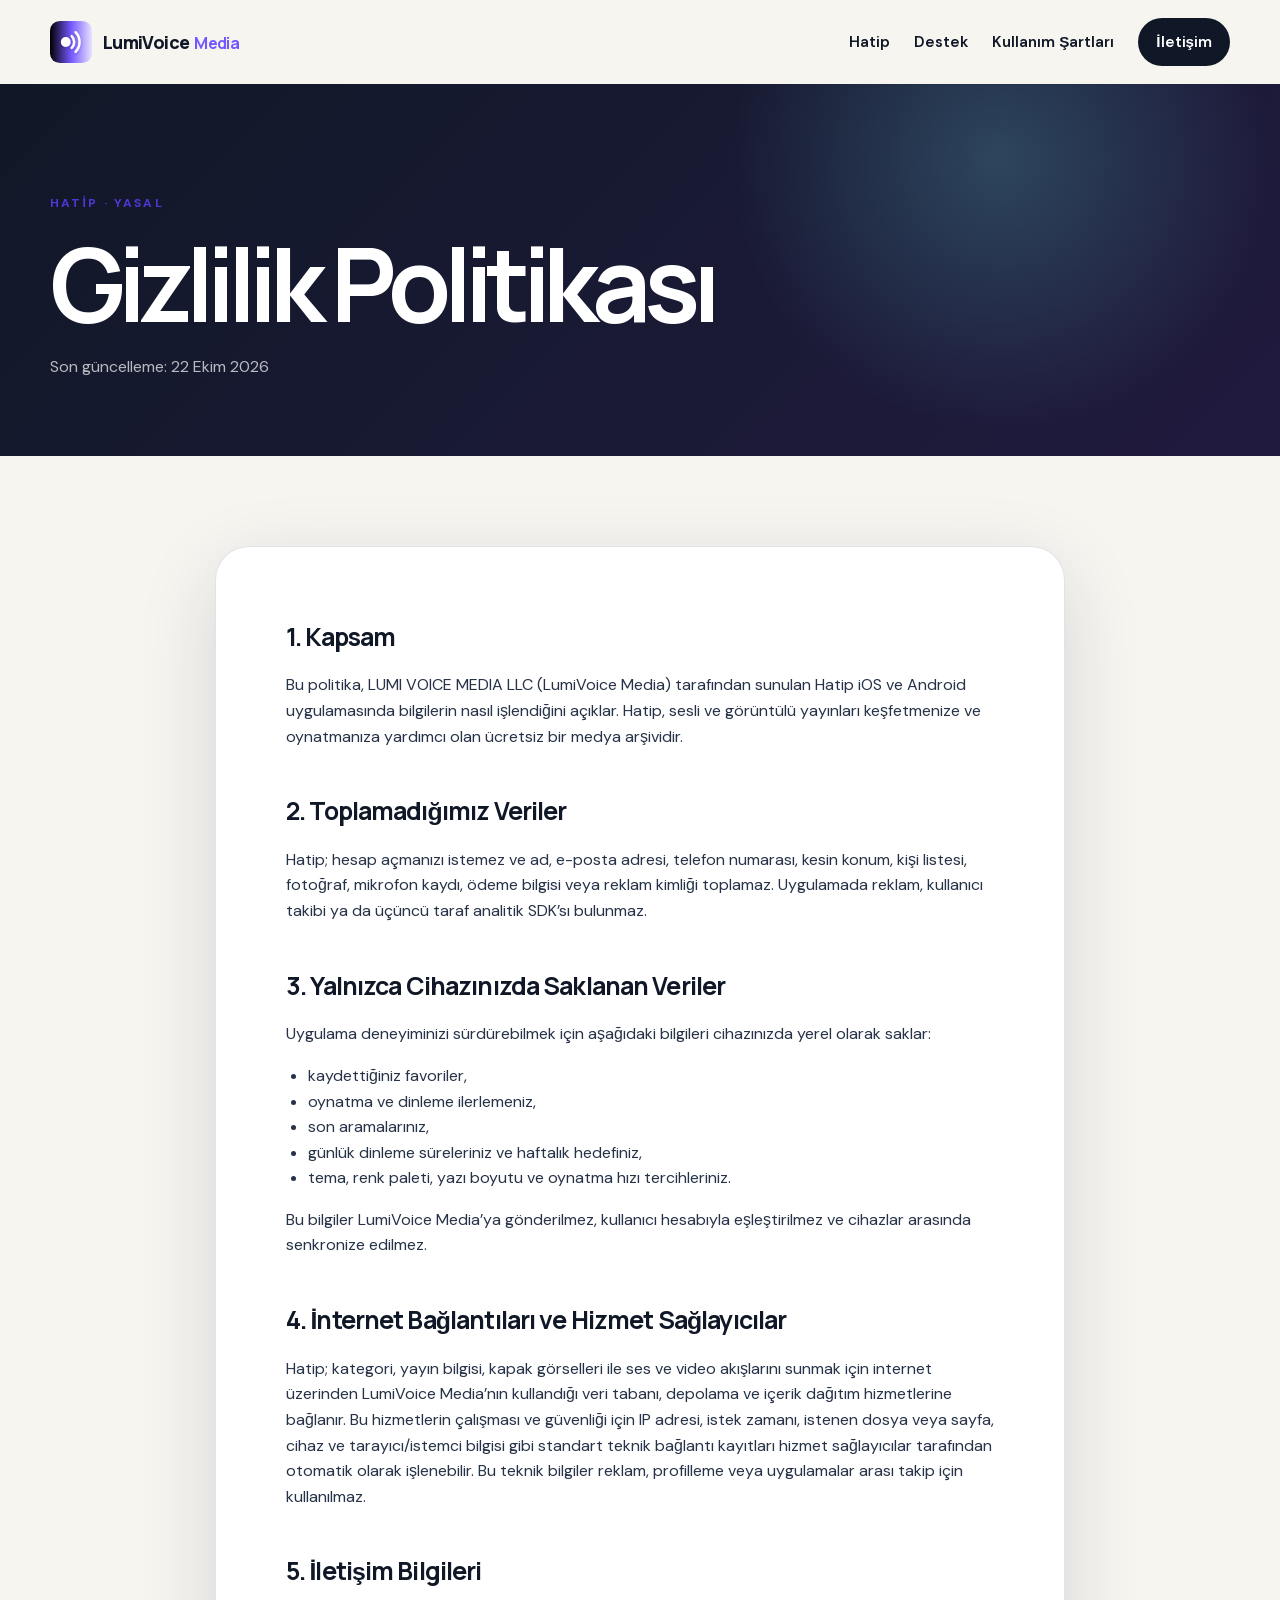
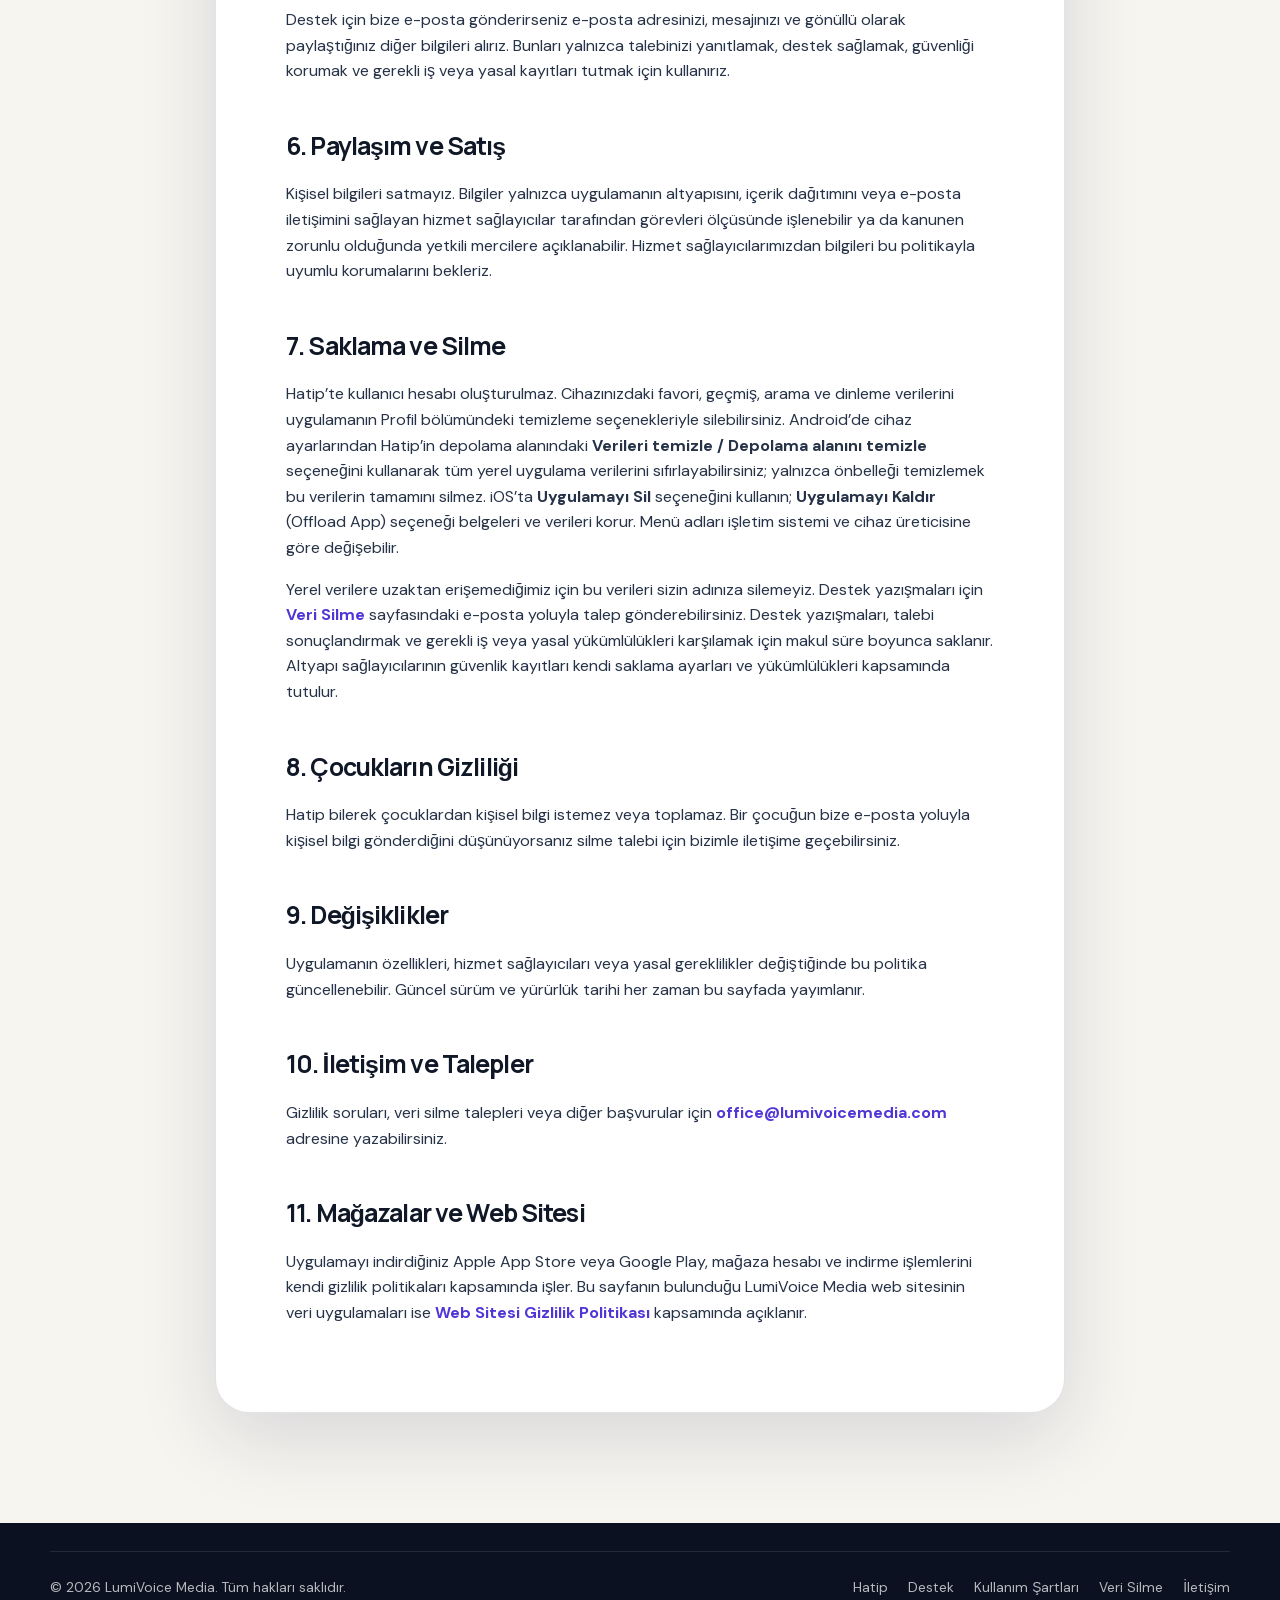
<file: hatip/privacy/index.html>
<!DOCTYPE html>
<html lang="tr">
<head>
  <meta charset="UTF-8">
  <meta name="viewport" content="width=device-width, initial-scale=1.0">
  <meta name="description" content="Hatip iOS ve Android uygulamasının gizlilik politikası ve veri işleme açıklamaları.">
  <meta name="author" content="LumiVoice Media">
  <meta name="theme-color" content="#101827">
  <link rel="canonical" href="https://lumivoicemedia.com/hatip/privacy/">
  <meta property="og:title" content="Gizlilik Politikası | Hatip">
  <meta property="og:description" content="Hatip iOS ve Android uygulamasının gizlilik politikası ve veri işleme açıklamaları.">
  <meta property="og:type" content="article">
  <meta property="og:url" content="https://lumivoicemedia.com/hatip/privacy/">
  <meta property="og:image" content="https://lumivoicemedia.com/assets/social-card.png">
  <meta property="og:image:alt" content="LumiVoice Media">
  <meta name="twitter:card" content="summary_large_image">
  <meta name="twitter:title" content="Gizlilik Politikası | Hatip">
  <meta name="twitter:description" content="Hatip iOS ve Android uygulamasının gizlilik politikası ve veri işleme açıklamaları.">
  <meta name="twitter:image" content="https://lumivoicemedia.com/assets/social-card.png">
  <title>Gizlilik Politikası | Hatip</title>
  <link rel="icon" href="../../assets/favicon.svg" type="image/svg+xml">
  <link rel="stylesheet" href="../../assets/styles.css">
  <script defer src="../../assets/analytics.js"></script>
</head>
<body class="inner-page" id="top">
  <a class="skip-link" href="#main-content">Ana içeriğe geç</a>
  <header class="site-header inner-header">
    <div class="container nav-wrap">
      <a class="brand" href="../../index.html" aria-label="LumiVoice Media ana sayfa"><img src="../../assets/favicon.svg" alt="" class="brand-mark" aria-hidden="true"><span class="brand-text"><strong>LumiVoice</strong><span>Media</span></span></a>
      <button class="menu-toggle" type="button" aria-label="Menüyü aç" aria-expanded="false" aria-controls="main-nav"><span></span><span></span><span></span></button>
      <nav class="main-nav inner-nav" id="main-nav" aria-label="Ana menü">
        <a href="../">Hatip</a><a href="../support/">Destek</a><a href="../terms/">Kullanım Şartları</a><a href="mailto:office@lumivoicemedia.com" class="nav-cta">İletişim</a>
      </nav>
    </div>
  </header>

  <main id="main-content">
    <section class="inner-hero"><div class="container"><p class="eyebrow">Hatip · Yasal</p><h1>Gizlilik Politikası</h1><p>Son güncelleme: 22 Ekim 2026</p></div></section>
    <section class="legal-section">
      <div class="container legal-layout">
        <article class="legal-content">
          <section><h2>1. Kapsam</h2><p>Bu politika, LUMI VOICE MEDIA LLC (LumiVoice Media) tarafından sunulan Hatip iOS ve Android uygulamasında bilgilerin nasıl işlendiğini açıklar. Hatip, sesli ve görüntülü yayınları keşfetmenize ve oynatmanıza yardımcı olan ücretsiz bir medya arşividir.</p></section>
          <section><h2>2. Toplamadığımız Veriler</h2><p>Hatip; hesap açmanızı istemez ve ad, e-posta adresi, telefon numarası, kesin konum, kişi listesi, fotoğraf, mikrofon kaydı, ödeme bilgisi veya reklam kimliği toplamaz. Uygulamada reklam, kullanıcı takibi ya da üçüncü taraf analitik SDK’sı bulunmaz.</p></section>
          <section><h2>3. Yalnızca Cihazınızda Saklanan Veriler</h2><p>Uygulama deneyiminizi sürdürebilmek için aşağıdaki bilgileri cihazınızda yerel olarak saklar:</p><ul><li>kaydettiğiniz favoriler,</li><li>oynatma ve dinleme ilerlemeniz,</li><li>son aramalarınız,</li><li>günlük dinleme süreleriniz ve haftalık hedefiniz,</li><li>tema, renk paleti, yazı boyutu ve oynatma hızı tercihleriniz.</li></ul><p>Bu bilgiler LumiVoice Media’ya gönderilmez, kullanıcı hesabıyla eşleştirilmez ve cihazlar arasında senkronize edilmez.</p></section>
          <section><h2>4. İnternet Bağlantıları ve Hizmet Sağlayıcılar</h2><p>Hatip; kategori, yayın bilgisi, kapak görselleri ile ses ve video akışlarını sunmak için internet üzerinden LumiVoice Media’nın kullandığı veri tabanı, depolama ve içerik dağıtım hizmetlerine bağlanır. Bu hizmetlerin çalışması ve güvenliği için IP adresi, istek zamanı, istenen dosya veya sayfa, cihaz ve tarayıcı/istemci bilgisi gibi standart teknik bağlantı kayıtları hizmet sağlayıcılar tarafından otomatik olarak işlenebilir. Bu teknik bilgiler reklam, profilleme veya uygulamalar arası takip için kullanılmaz.</p></section>
          <section><h2>5. İletişim Bilgileri</h2><p>Destek için bize e-posta gönderirseniz e-posta adresinizi, mesajınızı ve gönüllü olarak paylaştığınız diğer bilgileri alırız. Bunları yalnızca talebinizi yanıtlamak, destek sağlamak, güvenliği korumak ve gerekli iş veya yasal kayıtları tutmak için kullanırız.</p></section>
          <section><h2>6. Paylaşım ve Satış</h2><p>Kişisel bilgileri satmayız. Bilgiler yalnızca uygulamanın altyapısını, içerik dağıtımını veya e-posta iletişimini sağlayan hizmet sağlayıcılar tarafından görevleri ölçüsünde işlenebilir ya da kanunen zorunlu olduğunda yetkili mercilere açıklanabilir. Hizmet sağlayıcılarımızdan bilgileri bu politikayla uyumlu korumalarını bekleriz.</p></section>
          <section id="data-deletion"><h2>7. Saklama ve Silme</h2><p>Hatip’te kullanıcı hesabı oluşturulmaz. Cihazınızdaki favori, geçmiş, arama ve dinleme verilerini uygulamanın Profil bölümündeki temizleme seçenekleriyle silebilirsiniz. Android’de cihaz ayarlarından Hatip’in depolama alanındaki <strong>Verileri temizle / Depolama alanını temizle</strong> seçeneğini kullanarak tüm yerel uygulama verilerini sıfırlayabilirsiniz; yalnızca önbelleği temizlemek bu verilerin tamamını silmez. iOS’ta <strong>Uygulamayı Sil</strong> seçeneğini kullanın; <strong>Uygulamayı Kaldır</strong> (Offload App) seçeneği belgeleri ve verileri korur. Menü adları işletim sistemi ve cihaz üreticisine göre değişebilir.</p><p>Yerel verilere uzaktan erişemediğimiz için bu verileri sizin adınıza silemeyiz. Destek yazışmaları için <a href="../data-deletion/">Veri Silme</a> sayfasındaki e-posta yoluyla talep gönderebilirsiniz. Destek yazışmaları, talebi sonuçlandırmak ve gerekli iş veya yasal yükümlülükleri karşılamak için makul süre boyunca saklanır. Altyapı sağlayıcılarının güvenlik kayıtları kendi saklama ayarları ve yükümlülükleri kapsamında tutulur.</p></section>
          <section><h2>8. Çocukların Gizliliği</h2><p>Hatip bilerek çocuklardan kişisel bilgi istemez veya toplamaz. Bir çocuğun bize e-posta yoluyla kişisel bilgi gönderdiğini düşünüyorsanız silme talebi için bizimle iletişime geçebilirsiniz.</p></section>
          <section><h2>9. Değişiklikler</h2><p>Uygulamanın özellikleri, hizmet sağlayıcıları veya yasal gereklilikler değiştiğinde bu politika güncellenebilir. Güncel sürüm ve yürürlük tarihi her zaman bu sayfada yayımlanır.</p></section>
          <section><h2>10. İletişim ve Talepler</h2><p>Gizlilik soruları, veri silme talepleri veya diğer başvurular için <a href="mailto:office@lumivoicemedia.com?subject=Hatip%20gizlilik%20talebi">office@lumivoicemedia.com</a> adresine yazabilirsiniz.</p></section>
          <section><h2>11. Mağazalar ve Web Sitesi</h2><p>Uygulamayı indirdiğiniz Apple App Store veya Google Play, mağaza hesabı ve indirme işlemlerini kendi gizlilik politikaları kapsamında işler. Bu sayfanın bulunduğu LumiVoice Media web sitesinin veri uygulamaları ise <a href="../../privacy-policy.html">Web Sitesi Gizlilik Politikası</a> kapsamında açıklanır.</p></section>
        </article>
      </div>
    </section>
  </main>
  <footer class="site-footer compact-footer"><div class="container footer-bottom"><p>&copy; <span id="year">2026</span> LumiVoice Media. Tüm hakları saklıdır.</p><div class="compact-footer-links"><a href="../">Hatip</a><a href="../support/">Destek</a><a href="../terms/">Kullanım Şartları</a><a href="../data-deletion/">Veri Silme</a><a href="mailto:office@lumivoicemedia.com">İletişim</a></div></div></footer>
  <script src="../../assets/script.js"></script>
</body>
</html>
</file>
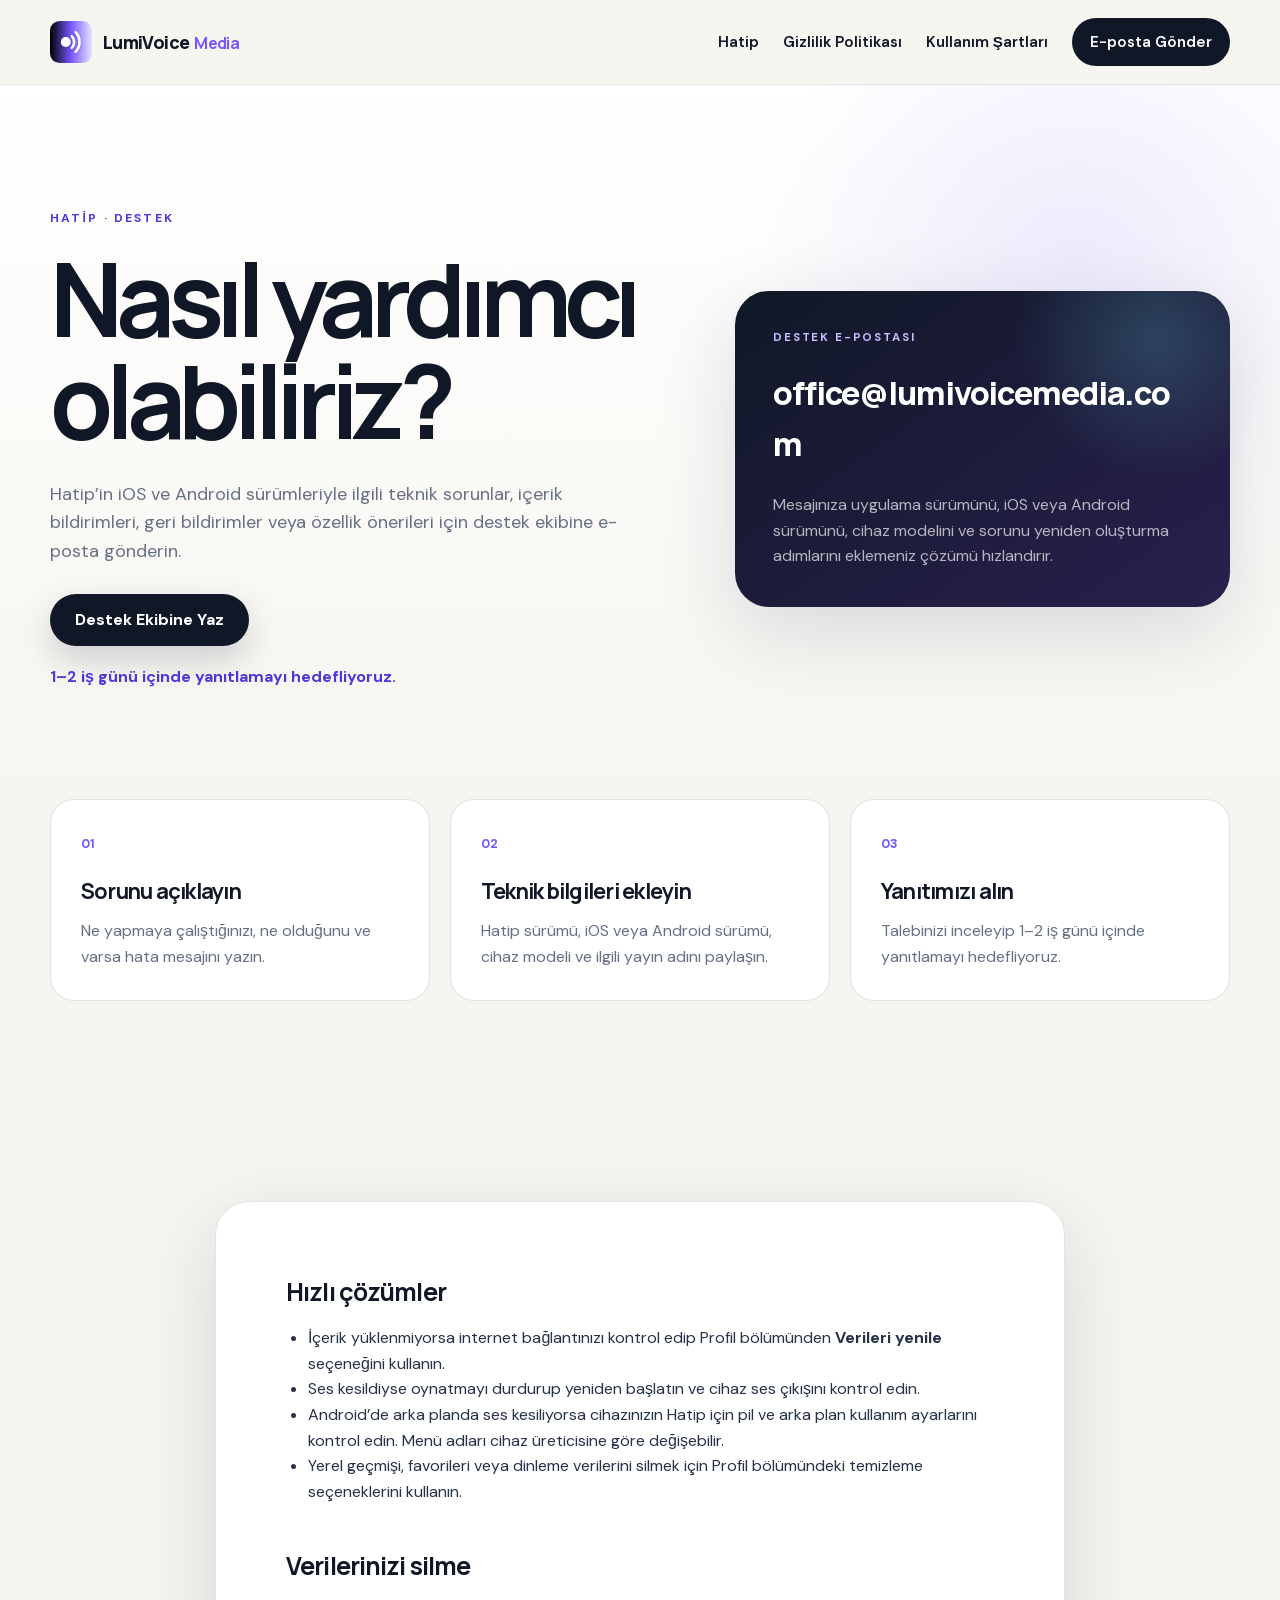
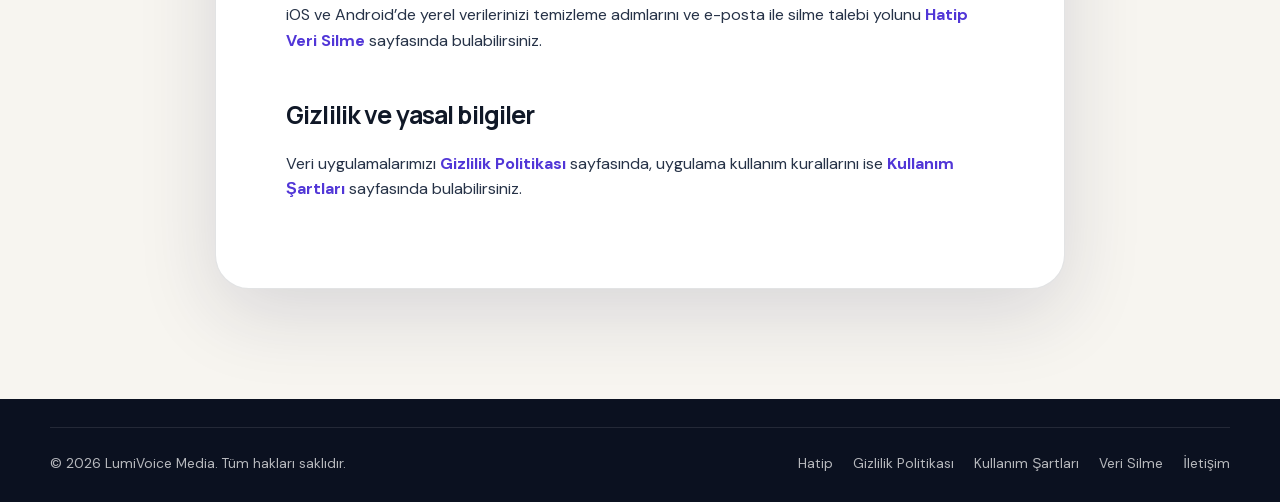
<file: hatip/support/index.html>
<!DOCTYPE html>
<html lang="tr">
<head>
  <meta charset="UTF-8">
  <meta name="viewport" content="width=device-width, initial-scale=1.0">
  <meta name="description" content="Hatip iOS ve Android uygulaması için destek, geri bildirim ve iletişim sayfası.">
  <meta name="author" content="LumiVoice Media">
  <meta name="theme-color" content="#101827">
  <link rel="canonical" href="https://lumivoicemedia.com/hatip/support/">
  <meta property="og:title" content="Destek | Hatip">
  <meta property="og:description" content="Hatip iOS ve Android uygulaması için destek, geri bildirim ve iletişim sayfası.">
  <meta property="og:type" content="website">
  <meta property="og:url" content="https://lumivoicemedia.com/hatip/support/">
  <meta property="og:image" content="https://lumivoicemedia.com/assets/social-card.png">
  <meta property="og:image:alt" content="LumiVoice Media">
  <meta name="twitter:card" content="summary_large_image">
  <meta name="twitter:title" content="Destek | Hatip">
  <meta name="twitter:description" content="Hatip iOS ve Android uygulaması için destek, geri bildirim ve iletişim sayfası.">
  <meta name="twitter:image" content="https://lumivoicemedia.com/assets/social-card.png">
  <title>Destek | Hatip</title>
  <link rel="icon" href="../../assets/favicon.svg" type="image/svg+xml">
  <link rel="stylesheet" href="../../assets/styles.css">
  <script defer src="../../assets/analytics.js"></script>
</head>
<body class="inner-page support-page" id="top">
  <a class="skip-link" href="#main-content">Ana içeriğe geç</a>
  <header class="site-header inner-header">
    <div class="container nav-wrap">
      <a class="brand" href="../../index.html" aria-label="LumiVoice Media ana sayfa"><img src="../../assets/favicon.svg" alt="" class="brand-mark" aria-hidden="true"><span class="brand-text"><strong>LumiVoice</strong><span>Media</span></span></a>
      <button class="menu-toggle" type="button" aria-label="Menüyü aç" aria-expanded="false" aria-controls="main-nav"><span></span><span></span><span></span></button>
      <nav class="main-nav inner-nav" id="main-nav" aria-label="Ana menü">
        <a href="../">Hatip</a><a href="../privacy/">Gizlilik Politikası</a><a href="../terms/">Kullanım Şartları</a><a href="mailto:office@lumivoicemedia.com" class="nav-cta">E-posta Gönder</a>
      </nav>
    </div>
  </header>

  <main id="main-content">
    <section class="support-hero" aria-labelledby="support-title">
      <div class="container support-grid">
        <div class="support-copy">
          <p class="eyebrow">Hatip · Destek</p>
          <h1 id="support-title">Nasıl yardımcı olabiliriz?</h1>
          <p>Hatip’in iOS ve Android sürümleriyle ilgili teknik sorunlar, içerik bildirimleri, geri bildirimler veya özellik önerileri için destek ekibine e-posta gönderin.</p>
          <a class="button button-primary" href="mailto:office@lumivoicemedia.com?subject=Hatip%20destek%20talebi&amp;body=Uygulama%20sürümü%3A%0Aİşletim%20sistemi%20(iOS%20veya%20Android)%20ve%20sürümü%3A%0ACihaz%20modeli%3A%0A%0ASorunun%20açıklaması%3A%0A%0Aİlgili%20içerik%20veya%20bağlantı%3A%0A">Destek Ekibine Yaz</a>
          <p class="response-time">1–2 iş günü içinde yanıtlamayı hedefliyoruz.</p>
        </div>
        <aside class="support-card" aria-label="Hatip destek iletişim bilgileri">
          <span class="support-card-label">DESTEK E-POSTASI</span>
          <a href="mailto:office@lumivoicemedia.com">office@lumivoicemedia.com</a>
          <p>Mesajınıza uygulama sürümünü, iOS veya Android sürümünü, cihaz modelini ve sorunu yeniden oluşturma adımlarını eklemeniz çözümü hızlandırır.</p>
        </aside>
      </div>
    </section>

    <section class="support-details" aria-labelledby="support-steps-title">
      <div class="container">
        <h2 class="visually-hidden" id="support-steps-title">Destek süreci</h2>
        <div class="support-details-grid">
          <article><span>01</span><h3>Sorunu açıklayın</h3><p>Ne yapmaya çalıştığınızı, ne olduğunu ve varsa hata mesajını yazın.</p></article>
          <article><span>02</span><h3>Teknik bilgileri ekleyin</h3><p>Hatip sürümü, iOS veya Android sürümü, cihaz modeli ve ilgili yayın adını paylaşın.</p></article>
          <article><span>03</span><h3>Yanıtımızı alın</h3><p>Talebinizi inceleyip 1–2 iş günü içinde yanıtlamayı hedefliyoruz.</p></article>
        </div>
      </div>
    </section>

    <section class="legal-section" aria-labelledby="quick-help-title">
      <div class="container legal-layout">
        <article class="legal-content">
          <section><h2 id="quick-help-title">Hızlı çözümler</h2><ul><li>İçerik yüklenmiyorsa internet bağlantınızı kontrol edip Profil bölümünden <strong>Verileri yenile</strong> seçeneğini kullanın.</li><li>Ses kesildiyse oynatmayı durdurup yeniden başlatın ve cihaz ses çıkışını kontrol edin.</li><li>Android’de arka planda ses kesiliyorsa cihazınızın Hatip için pil ve arka plan kullanım ayarlarını kontrol edin. Menü adları cihaz üreticisine göre değişebilir.</li><li>Yerel geçmişi, favorileri veya dinleme verilerini silmek için Profil bölümündeki temizleme seçeneklerini kullanın.</li></ul></section>
          <section><h2>Verilerinizi silme</h2><p>iOS ve Android’de yerel verilerinizi temizleme adımlarını ve e-posta ile silme talebi yolunu <a href="../data-deletion/">Hatip Veri Silme</a> sayfasında bulabilirsiniz.</p></section>
          <section><h2>Gizlilik ve yasal bilgiler</h2><p>Veri uygulamalarımızı <a href="../privacy/">Gizlilik Politikası</a> sayfasında, uygulama kullanım kurallarını ise <a href="../terms/">Kullanım Şartları</a> sayfasında bulabilirsiniz.</p></section>
        </article>
      </div>
    </section>
  </main>

  <footer class="site-footer compact-footer"><div class="container footer-bottom"><p>&copy; <span id="year">2026</span> LumiVoice Media. Tüm hakları saklıdır.</p><div class="compact-footer-links"><a href="../">Hatip</a><a href="../privacy/">Gizlilik Politikası</a><a href="../terms/">Kullanım Şartları</a><a href="../data-deletion/">Veri Silme</a><a href="mailto:office@lumivoicemedia.com">İletişim</a></div></div></footer>
  <script src="../../assets/script.js"></script>
</body>
</html>
</file>
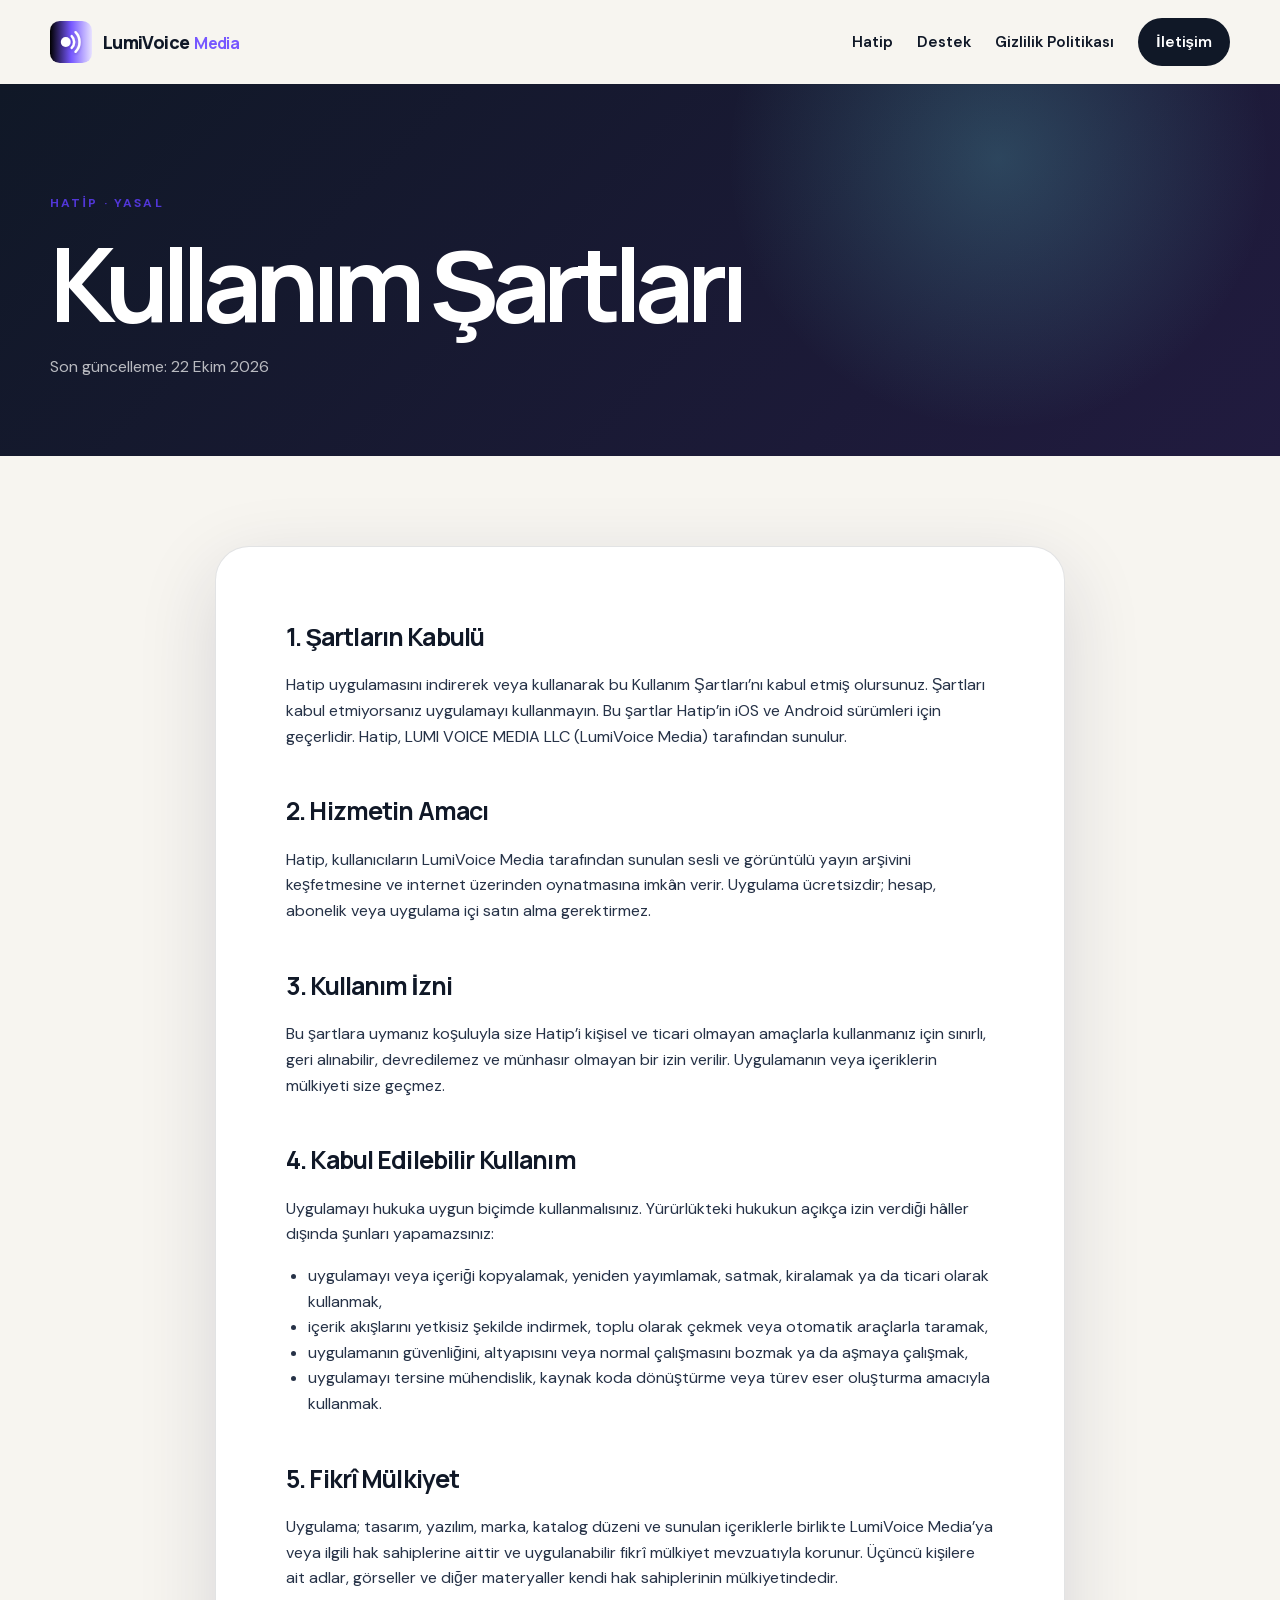
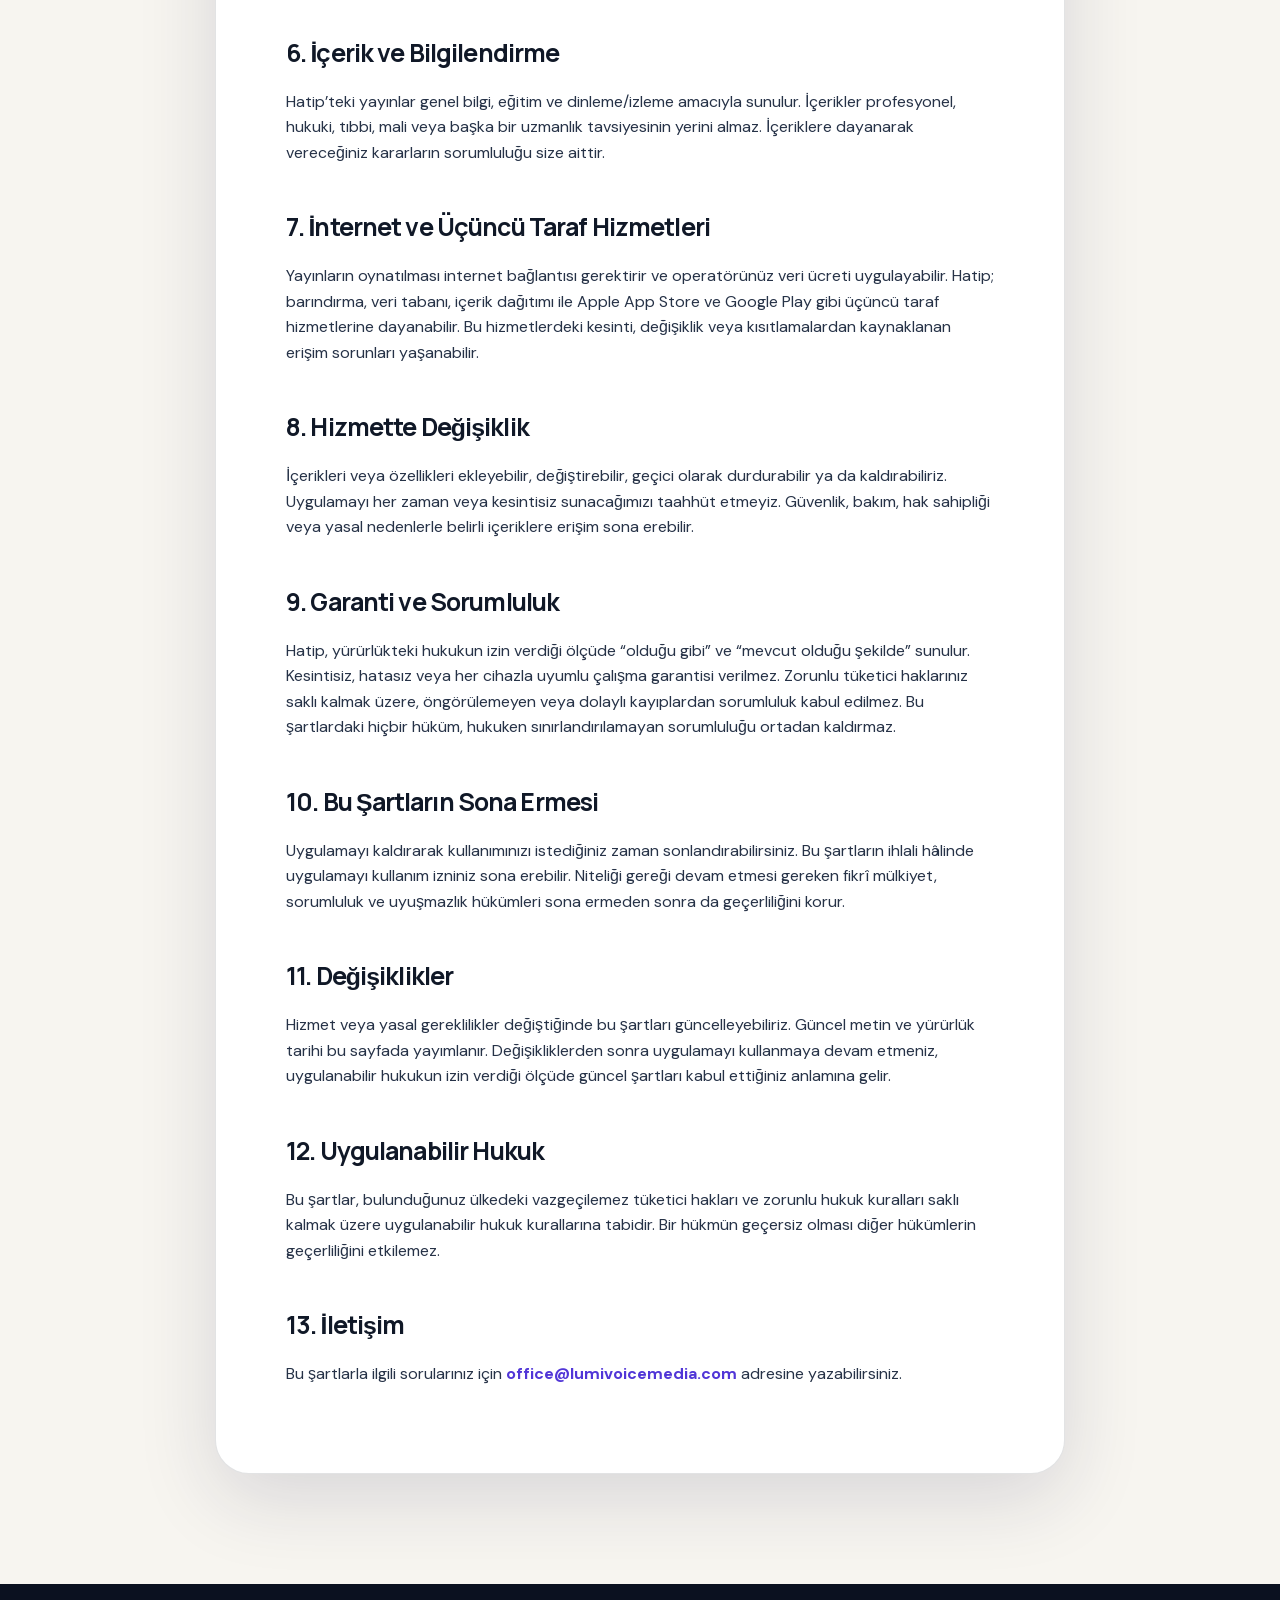
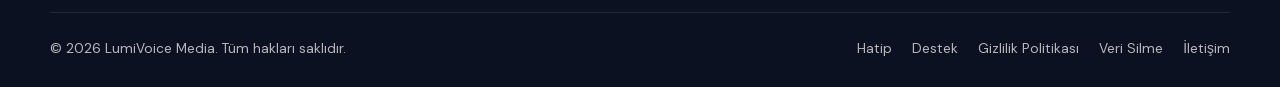
<file: hatip/terms/index.html>
<!DOCTYPE html>
<html lang="tr">
<head>
  <meta charset="UTF-8">
  <meta name="viewport" content="width=device-width, initial-scale=1.0">
  <meta name="description" content="Hatip iOS ve Android uygulaması kullanım şartları.">
  <meta name="author" content="LumiVoice Media">
  <meta name="theme-color" content="#101827">
  <link rel="canonical" href="https://lumivoicemedia.com/hatip/terms/">
  <meta property="og:title" content="Kullanım Şartları | Hatip">
  <meta property="og:description" content="Hatip iOS ve Android uygulaması kullanım şartları.">
  <meta property="og:type" content="article">
  <meta property="og:url" content="https://lumivoicemedia.com/hatip/terms/">
  <meta property="og:image" content="https://lumivoicemedia.com/assets/social-card.png">
  <meta property="og:image:alt" content="LumiVoice Media">
  <meta name="twitter:card" content="summary_large_image">
  <meta name="twitter:title" content="Kullanım Şartları | Hatip">
  <meta name="twitter:description" content="Hatip iOS ve Android uygulaması kullanım şartları.">
  <meta name="twitter:image" content="https://lumivoicemedia.com/assets/social-card.png">
  <title>Kullanım Şartları | Hatip</title>
  <link rel="icon" href="../../assets/favicon.svg" type="image/svg+xml">
  <link rel="stylesheet" href="../../assets/styles.css">
  <script defer src="../../assets/analytics.js"></script>
</head>
<body class="inner-page" id="top">
  <a class="skip-link" href="#main-content">Ana içeriğe geç</a>
  <header class="site-header inner-header">
    <div class="container nav-wrap">
      <a class="brand" href="../../index.html" aria-label="LumiVoice Media ana sayfa"><img src="../../assets/favicon.svg" alt="" class="brand-mark" aria-hidden="true"><span class="brand-text"><strong>LumiVoice</strong><span>Media</span></span></a>
      <button class="menu-toggle" type="button" aria-label="Menüyü aç" aria-expanded="false" aria-controls="main-nav"><span></span><span></span><span></span></button>
      <nav class="main-nav inner-nav" id="main-nav" aria-label="Ana menü">
        <a href="../">Hatip</a><a href="../support/">Destek</a><a href="../privacy/">Gizlilik Politikası</a><a href="mailto:office@lumivoicemedia.com" class="nav-cta">İletişim</a>
      </nav>
    </div>
  </header>

  <main id="main-content">
    <section class="inner-hero"><div class="container"><p class="eyebrow">Hatip · Yasal</p><h1>Kullanım Şartları</h1><p>Son güncelleme: 22 Ekim 2026</p></div></section>
    <section class="legal-section">
      <div class="container legal-layout">
        <article class="legal-content">
          <section><h2>1. Şartların Kabulü</h2><p>Hatip uygulamasını indirerek veya kullanarak bu Kullanım Şartları’nı kabul etmiş olursunuz. Şartları kabul etmiyorsanız uygulamayı kullanmayın. Bu şartlar Hatip’in iOS ve Android sürümleri için geçerlidir. Hatip, LUMI VOICE MEDIA LLC (LumiVoice Media) tarafından sunulur.</p></section>
          <section><h2>2. Hizmetin Amacı</h2><p>Hatip, kullanıcıların LumiVoice Media tarafından sunulan sesli ve görüntülü yayın arşivini keşfetmesine ve internet üzerinden oynatmasına imkân verir. Uygulama ücretsizdir; hesap, abonelik veya uygulama içi satın alma gerektirmez.</p></section>
          <section><h2>3. Kullanım İzni</h2><p>Bu şartlara uymanız koşuluyla size Hatip’i kişisel ve ticari olmayan amaçlarla kullanmanız için sınırlı, geri alınabilir, devredilemez ve münhasır olmayan bir izin verilir. Uygulamanın veya içeriklerin mülkiyeti size geçmez.</p></section>
          <section><h2>4. Kabul Edilebilir Kullanım</h2><p>Uygulamayı hukuka uygun biçimde kullanmalısınız. Yürürlükteki hukukun açıkça izin verdiği hâller dışında şunları yapamazsınız:</p><ul><li>uygulamayı veya içeriği kopyalamak, yeniden yayımlamak, satmak, kiralamak ya da ticari olarak kullanmak,</li><li>içerik akışlarını yetkisiz şekilde indirmek, toplu olarak çekmek veya otomatik araçlarla taramak,</li><li>uygulamanın güvenliğini, altyapısını veya normal çalışmasını bozmak ya da aşmaya çalışmak,</li><li>uygulamayı tersine mühendislik, kaynak koda dönüştürme veya türev eser oluşturma amacıyla kullanmak.</li></ul></section>
          <section><h2>5. Fikrî Mülkiyet</h2><p>Uygulama; tasarım, yazılım, marka, katalog düzeni ve sunulan içeriklerle birlikte LumiVoice Media’ya veya ilgili hak sahiplerine aittir ve uygulanabilir fikrî mülkiyet mevzuatıyla korunur. Üçüncü kişilere ait adlar, görseller ve diğer materyaller kendi hak sahiplerinin mülkiyetindedir.</p></section>
          <section><h2>6. İçerik ve Bilgilendirme</h2><p>Hatip’teki yayınlar genel bilgi, eğitim ve dinleme/izleme amacıyla sunulur. İçerikler profesyonel, hukuki, tıbbi, mali veya başka bir uzmanlık tavsiyesinin yerini almaz. İçeriklere dayanarak vereceğiniz kararların sorumluluğu size aittir.</p></section>
          <section><h2>7. İnternet ve Üçüncü Taraf Hizmetleri</h2><p>Yayınların oynatılması internet bağlantısı gerektirir ve operatörünüz veri ücreti uygulayabilir. Hatip; barındırma, veri tabanı, içerik dağıtımı ile Apple App Store ve Google Play gibi üçüncü taraf hizmetlerine dayanabilir. Bu hizmetlerdeki kesinti, değişiklik veya kısıtlamalardan kaynaklanan erişim sorunları yaşanabilir.</p></section>
          <section><h2>8. Hizmette Değişiklik</h2><p>İçerikleri veya özellikleri ekleyebilir, değiştirebilir, geçici olarak durdurabilir ya da kaldırabiliriz. Uygulamayı her zaman veya kesintisiz sunacağımızı taahhüt etmeyiz. Güvenlik, bakım, hak sahipliği veya yasal nedenlerle belirli içeriklere erişim sona erebilir.</p></section>
          <section><h2>9. Garanti ve Sorumluluk</h2><p>Hatip, yürürlükteki hukukun izin verdiği ölçüde “olduğu gibi” ve “mevcut olduğu şekilde” sunulur. Kesintisiz, hatasız veya her cihazla uyumlu çalışma garantisi verilmez. Zorunlu tüketici haklarınız saklı kalmak üzere, öngörülemeyen veya dolaylı kayıplardan sorumluluk kabul edilmez. Bu şartlardaki hiçbir hüküm, hukuken sınırlandırılamayan sorumluluğu ortadan kaldırmaz.</p></section>
          <section><h2>10. Bu Şartların Sona Ermesi</h2><p>Uygulamayı kaldırarak kullanımınızı istediğiniz zaman sonlandırabilirsiniz. Bu şartların ihlali hâlinde uygulamayı kullanım izniniz sona erebilir. Niteliği gereği devam etmesi gereken fikrî mülkiyet, sorumluluk ve uyuşmazlık hükümleri sona ermeden sonra da geçerliliğini korur.</p></section>
          <section><h2>11. Değişiklikler</h2><p>Hizmet veya yasal gereklilikler değiştiğinde bu şartları güncelleyebiliriz. Güncel metin ve yürürlük tarihi bu sayfada yayımlanır. Değişikliklerden sonra uygulamayı kullanmaya devam etmeniz, uygulanabilir hukukun izin verdiği ölçüde güncel şartları kabul ettiğiniz anlamına gelir.</p></section>
          <section><h2>12. Uygulanabilir Hukuk</h2><p>Bu şartlar, bulunduğunuz ülkedeki vazgeçilemez tüketici hakları ve zorunlu hukuk kuralları saklı kalmak üzere uygulanabilir hukuk kurallarına tabidir. Bir hükmün geçersiz olması diğer hükümlerin geçerliliğini etkilemez.</p></section>
          <section><h2>13. İletişim</h2><p>Bu şartlarla ilgili sorularınız için <a href="mailto:office@lumivoicemedia.com?subject=Hatip%20kullanım%20şartları">office@lumivoicemedia.com</a> adresine yazabilirsiniz.</p></section>
        </article>
      </div>
    </section>
  </main>
  <footer class="site-footer compact-footer"><div class="container footer-bottom"><p>&copy; <span id="year">2026</span> LumiVoice Media. Tüm hakları saklıdır.</p><div class="compact-footer-links"><a href="../">Hatip</a><a href="../support/">Destek</a><a href="../privacy/">Gizlilik Politikası</a><a href="../data-deletion/">Veri Silme</a><a href="mailto:office@lumivoicemedia.com">İletişim</a></div></div></footer>
  <script src="../../assets/script.js"></script>
</body>
</html>
</file>
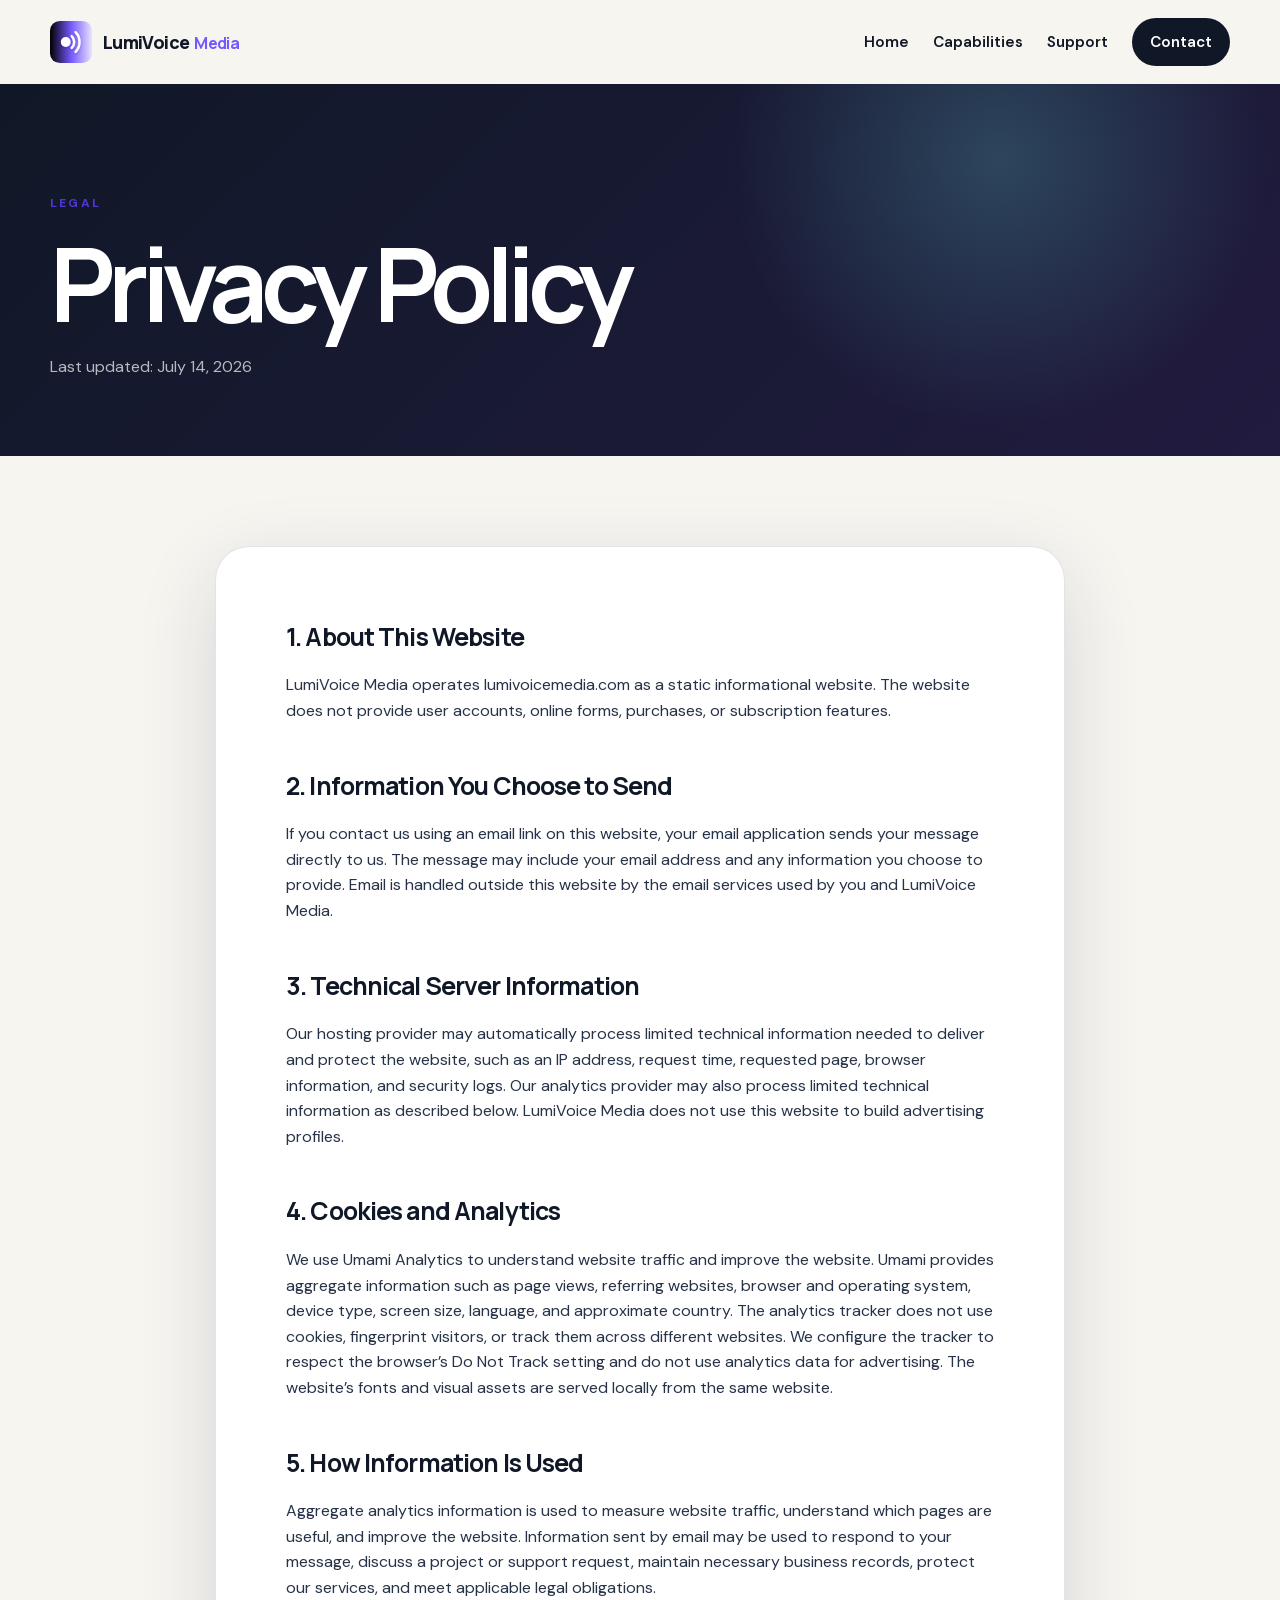
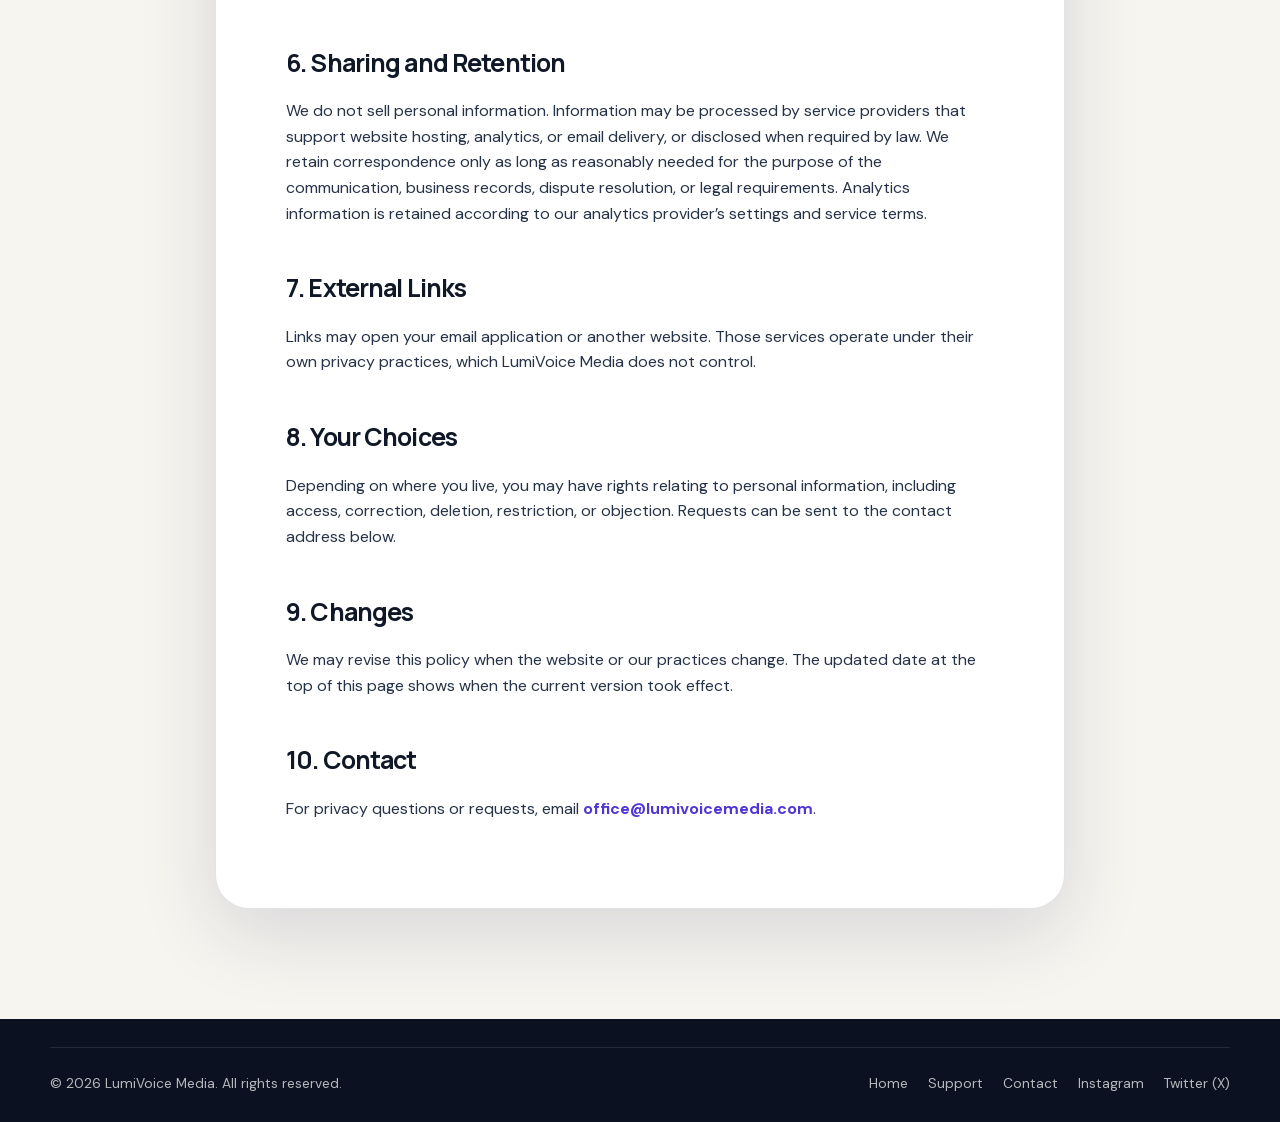
<file: privacy-policy.html>
<!DOCTYPE html>
<html lang="en-US">
<head>
  <meta charset="UTF-8">
  <meta name="viewport" content="width=device-width, initial-scale=1.0">
  <meta name="description" content="Read how LumiVoice Media handles information when you visit the website or contact the company by email.">
  <meta name="author" content="LumiVoice Media">
  <meta name="theme-color" content="#101827">
  <link rel="canonical" href="https://lumivoicemedia.com/privacy-policy.html">
  <meta property="og:title" content="Privacy Policy | LumiVoice Media">
  <meta property="og:description" content="How LumiVoice Media handles information when you visit the website or contact the company by email.">
  <meta property="og:type" content="article">
  <meta property="og:url" content="https://lumivoicemedia.com/privacy-policy.html">
  <meta property="og:image" content="https://lumivoicemedia.com/assets/social-card.png">
  <meta property="og:image:alt" content="LumiVoice Media — Stories with vision. Media with impact.">
  <meta name="twitter:card" content="summary_large_image">
  <meta name="twitter:title" content="Privacy Policy | LumiVoice Media">
  <meta name="twitter:description" content="How LumiVoice Media handles information when you visit the website or contact the company by email.">
  <meta name="twitter:image" content="https://lumivoicemedia.com/assets/social-card.png">
  <title>Privacy Policy | LumiVoice Media</title>
  <link rel="icon" href="assets/favicon.svg" type="image/svg+xml">
  <link rel="stylesheet" href="assets/styles.css">
  <script defer src="assets/analytics.js"></script>
</head>
<body class="inner-page" id="top">
  <a class="skip-link" href="#main-content">Skip to main content</a>
  <header class="site-header inner-header">
    <div class="container nav-wrap">
      <a class="brand" href="index.html" aria-label="LumiVoice Media home"><img src="assets/favicon.svg" alt="" class="brand-mark" aria-hidden="true"><span class="brand-text"><strong>LumiVoice</strong><span>Media</span></span></a>
      <button class="menu-toggle" type="button" aria-label="Open navigation" aria-expanded="false" aria-controls="main-nav"><span></span><span></span><span></span></button>
      <nav class="main-nav inner-nav" id="main-nav" aria-label="Primary navigation">
        <a href="index.html">Home</a><a href="index.html#capabilities">Capabilities</a><a href="support.html">Support</a><a href="mailto:office@lumivoicemedia.com" class="nav-cta">Contact</a>
      </nav>
    </div>
  </header>

  <main id="main-content">
    <section class="inner-hero"><div class="container"><p class="eyebrow">Legal</p><h1>Privacy Policy</h1><p>Last updated: July 14, 2026</p></div></section>
    <section class="legal-section">
      <div class="container legal-layout">
        <article class="legal-content">
          <section><h2>1. About This Website</h2><p>LumiVoice Media operates lumivoicemedia.com as a static informational website. The website does not provide user accounts, online forms, purchases, or subscription features.</p></section>
          <section><h2>2. Information You Choose to Send</h2><p>If you contact us using an email link on this website, your email application sends your message directly to us. The message may include your email address and any information you choose to provide. Email is handled outside this website by the email services used by you and LumiVoice Media.</p></section>
          <section><h2>3. Technical Server Information</h2><p>Our hosting provider may automatically process limited technical information needed to deliver and protect the website, such as an IP address, request time, requested page, browser information, and security logs. Our analytics provider may also process limited technical information as described below. LumiVoice Media does not use this website to build advertising profiles.</p></section>
          <section><h2>4. Cookies and Analytics</h2><p>We use Umami Analytics to understand website traffic and improve the website. Umami provides aggregate information such as page views, referring websites, browser and operating system, device type, screen size, language, and approximate country. The analytics tracker does not use cookies, fingerprint visitors, or track them across different websites. We configure the tracker to respect the browser’s Do Not Track setting and do not use analytics data for advertising. The website’s fonts and visual assets are served locally from the same website.</p></section>
          <section><h2>5. How Information Is Used</h2><p>Aggregate analytics information is used to measure website traffic, understand which pages are useful, and improve the website. Information sent by email may be used to respond to your message, discuss a project or support request, maintain necessary business records, protect our services, and meet applicable legal obligations.</p></section>
          <section><h2>6. Sharing and Retention</h2><p>We do not sell personal information. Information may be processed by service providers that support website hosting, analytics, or email delivery, or disclosed when required by law. We retain correspondence only as long as reasonably needed for the purpose of the communication, business records, dispute resolution, or legal requirements. Analytics information is retained according to our analytics provider’s settings and service terms.</p></section>
          <section><h2>7. External Links</h2><p>Links may open your email application or another website. Those services operate under their own privacy practices, which LumiVoice Media does not control.</p></section>
          <section><h2>8. Your Choices</h2><p>Depending on where you live, you may have rights relating to personal information, including access, correction, deletion, restriction, or objection. Requests can be sent to the contact address below.</p></section>
          <section><h2>9. Changes</h2><p>We may revise this policy when the website or our practices change. The updated date at the top of this page shows when the current version took effect.</p></section>
          <section><h2>10. Contact</h2><p>For privacy questions or requests, email <a href="mailto:office@lumivoicemedia.com">office@lumivoicemedia.com</a>.</p></section>
        </article>
      </div>
    </section>
  </main>
  <footer class="site-footer compact-footer"><div class="container footer-bottom"><p>&copy; <span id="year">2026</span> LumiVoice Media. All rights reserved.</p><div class="compact-footer-links"><a href="index.html">Home</a><a href="support.html">Support</a><a href="mailto:office@lumivoicemedia.com">Contact</a><a href="https://www.instagram.com/lumivoicemedia/" target="_blank" rel="noopener noreferrer">Instagram</a><a href="https://x.com/lumivoicemedia" target="_blank" rel="noopener noreferrer">Twitter (X)</a></div></div></footer>
  <script src="assets/script.js"></script>
</body>
</html>
</file>
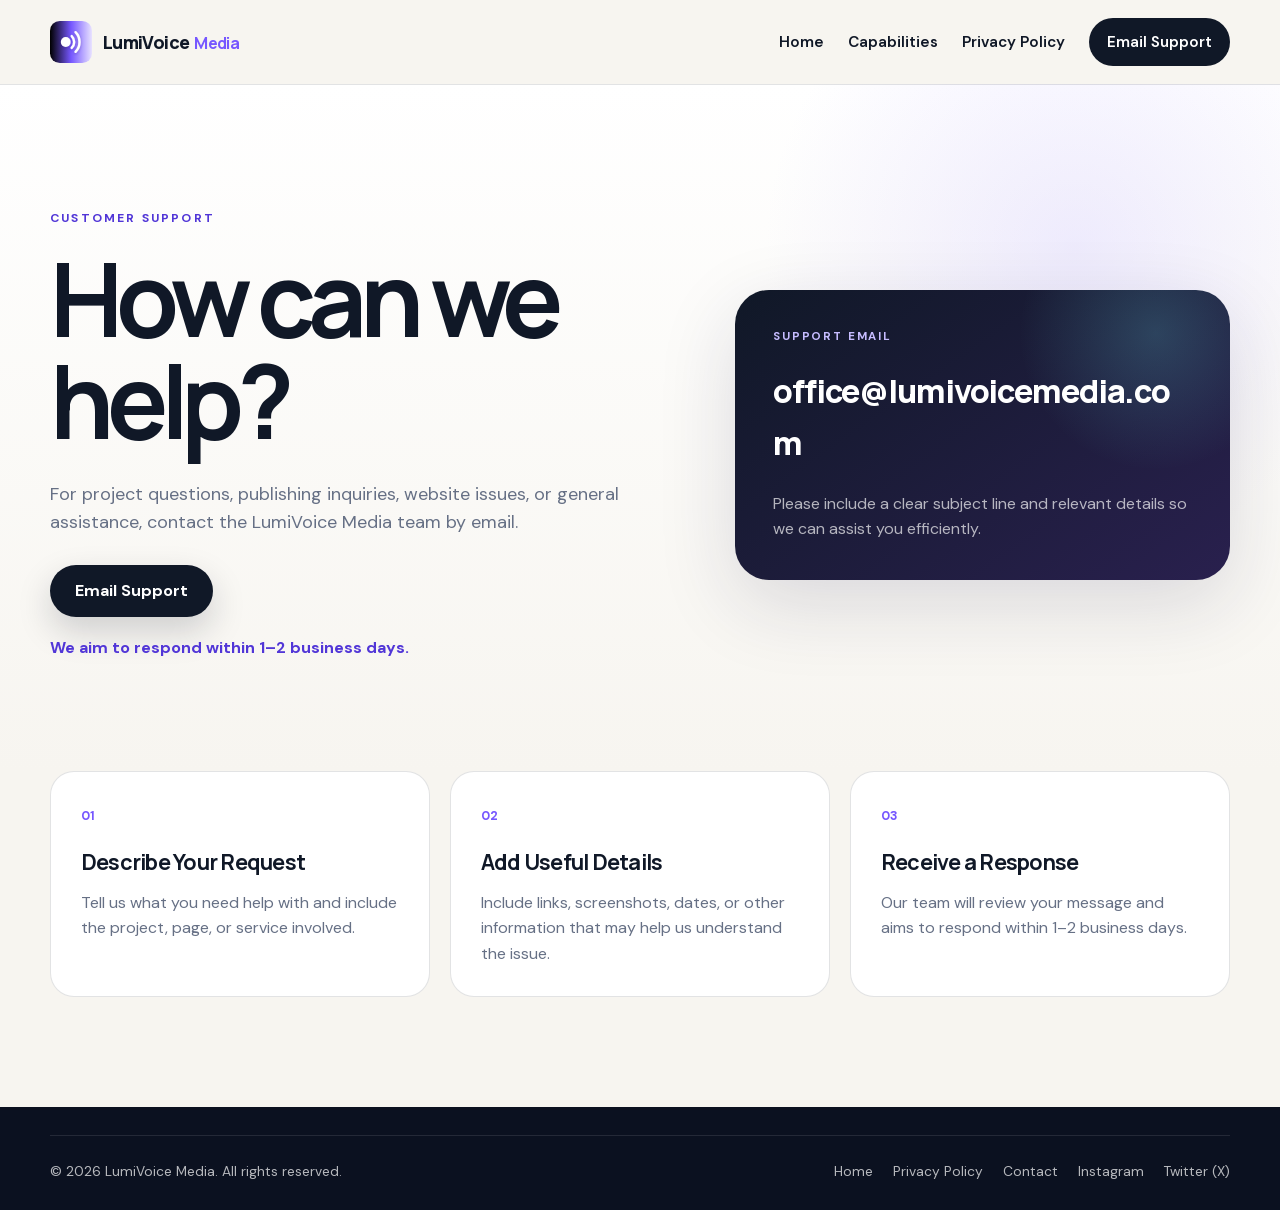
<file: support.html>
<!DOCTYPE html>
<html lang="en-US">
<head>
  <meta charset="UTF-8">
  <meta name="viewport" content="width=device-width, initial-scale=1.0">
  <meta name="description" content="Contact LumiVoice Media for project, publishing, website, or general support.">
  <meta name="author" content="LumiVoice Media">
  <meta name="theme-color" content="#101827">
  <link rel="canonical" href="https://lumivoicemedia.com/support.html">
  <meta property="og:title" content="Support | LumiVoice Media">
  <meta property="og:description" content="Contact LumiVoice Media for project, publishing, website, or general support.">
  <meta property="og:type" content="website">
  <meta property="og:url" content="https://lumivoicemedia.com/support.html">
  <meta property="og:image" content="https://lumivoicemedia.com/assets/social-card.png">
  <meta property="og:image:alt" content="LumiVoice Media — Stories with vision. Media with impact.">
  <meta name="twitter:card" content="summary_large_image">
  <meta name="twitter:title" content="Support | LumiVoice Media">
  <meta name="twitter:description" content="Contact LumiVoice Media for project, publishing, website, or general support.">
  <meta name="twitter:image" content="https://lumivoicemedia.com/assets/social-card.png">
  <title>Support | LumiVoice Media</title>
  <link rel="icon" href="assets/favicon.svg" type="image/svg+xml">
  <link rel="stylesheet" href="assets/styles.css">
  <script defer src="assets/analytics.js"></script>
</head>
<body class="inner-page support-page" id="top">
  <a class="skip-link" href="#main-content">Skip to main content</a>
  <header class="site-header inner-header">
    <div class="container nav-wrap">
      <a class="brand" href="index.html" aria-label="LumiVoice Media home"><img src="assets/favicon.svg" alt="" class="brand-mark" aria-hidden="true"><span class="brand-text"><strong>LumiVoice</strong><span>Media</span></span></a>
      <button class="menu-toggle" type="button" aria-label="Open navigation" aria-expanded="false" aria-controls="main-nav"><span></span><span></span><span></span></button>
      <nav class="main-nav inner-nav" id="main-nav" aria-label="Primary navigation">
        <a href="index.html">Home</a>
        <a href="index.html#capabilities">Capabilities</a>
        <a href="privacy-policy.html">Privacy Policy</a>
        <a href="mailto:office@lumivoicemedia.com" class="nav-cta">Email Support</a>
      </nav>
    </div>
  </header>

  <main id="main-content">
    <section class="support-hero" aria-labelledby="support-title">
      <div class="container support-grid">
        <div class="support-copy">
          <p class="eyebrow">Customer Support</p>
          <h1 id="support-title">How can we help?</h1>
          <p>For project questions, publishing inquiries, website issues, or general assistance, contact the LumiVoice Media team by email.</p>
          <a class="button button-primary" href="mailto:office@lumivoicemedia.com?subject=LumiVoice%20Media%20support%20request&amp;body=Please%20describe%20your%20request%3A%0A%0ARelevant%20links%20or%20details%3A%0A">Email Support</a>
          <p class="response-time">We aim to respond within 1–2 business days.</p>
        </div>
        <aside class="support-card" aria-label="Support contact information">
          <span class="support-card-label">SUPPORT EMAIL</span>
          <a href="mailto:office@lumivoicemedia.com">office@lumivoicemedia.com</a>
          <p>Please include a clear subject line and relevant details so we can assist you efficiently.</p>
        </aside>
      </div>
    </section>

    <section class="support-details" aria-labelledby="support-steps-title">
      <div class="container">
        <h2 class="visually-hidden" id="support-steps-title">How support works</h2>
        <div class="support-details-grid">
          <article><span>01</span><h3>Describe Your Request</h3><p>Tell us what you need help with and include the project, page, or service involved.</p></article>
          <article><span>02</span><h3>Add Useful Details</h3><p>Include links, screenshots, dates, or other information that may help us understand the issue.</p></article>
          <article><span>03</span><h3>Receive a Response</h3><p>Our team will review your message and aims to respond within 1–2 business days.</p></article>
        </div>
      </div>
    </section>
  </main>

  <footer class="site-footer compact-footer">
    <div class="container footer-bottom"><p>&copy; <span id="year">2026</span> LumiVoice Media. All rights reserved.</p><div class="compact-footer-links"><a href="index.html">Home</a><a href="privacy-policy.html">Privacy Policy</a><a href="mailto:office@lumivoicemedia.com">Contact</a><a href="https://www.instagram.com/lumivoicemedia/" target="_blank" rel="noopener noreferrer">Instagram</a><a href="https://x.com/lumivoicemedia" target="_blank" rel="noopener noreferrer">Twitter (X)</a></div></div>
  </footer>
  <script src="assets/script.js"></script>
</body>
</html>
</file>
<file: assets/styles.css>
@font-face {
  font-family: "DM Sans";
  src: url("fonts/dm-sans-latin.woff2") format("woff2");
  font-style: normal;
  font-weight: 400 700;
  font-display: swap;
}

@font-face {
  font-family: "Manrope";
  src: url("fonts/manrope-latin.woff2") format("woff2");
  font-style: normal;
  font-weight: 600 800;
  font-display: swap;
}

:root {
  --ink: #101827;
  --ink-soft: #263247;
  --paper: #f7f5f0;
  --white: #ffffff;
  --lavender: #c6bcff;
  --violet: #7657ff;
  --violet-dark: #5136d7;
  --cyan: #6be0e7;
  --line: rgba(16, 24, 39, 0.12);
  --muted: #667085;
  --shadow: 0 24px 80px rgba(31, 25, 68, 0.14);
  --radius-lg: 34px;
  --radius-md: 24px;
  --radius-sm: 16px;
  --container: 1180px;
}

*,
*::before,
*::after {
  box-sizing: border-box;
}

html {
  scroll-behavior: smooth;
}

body {
  margin: 0;
  overflow-x: hidden;
  color: var(--ink);
  background: var(--paper);
  font-family: "DM Sans", Arial, sans-serif;
  line-height: 1.6;
  -webkit-font-smoothing: antialiased;
}

body.menu-open {
  overflow: hidden;
}

img,
svg {
  display: block;
  max-width: 100%;
}

a {
  color: inherit;
  text-decoration: none;
}

a:focus-visible,
button:focus-visible {
  outline: 3px solid var(--cyan);
  outline-offset: 4px;
}

.services a:focus-visible,
.site-footer a:focus-visible,
.contact a:focus-visible,
.support-card a:focus-visible {
  outline-color: var(--lavender);
}

button,
input,
textarea {
  font: inherit;
}

.container {
  width: min(calc(100% - 40px), var(--container));
  margin-inline: auto;
}

.skip-link {
  position: fixed;
  top: 12px;
  left: 12px;
  z-index: 1000;
  padding: 10px 14px;
  background: var(--ink);
  color: var(--white);
  border-radius: 10px;
  transform: translateY(-160%);
  transition: transform 0.2s ease;
}

.skip-link:focus {
  transform: translateY(0);
}

.visually-hidden {
  position: absolute !important;
  width: 1px !important;
  height: 1px !important;
  padding: 0 !important;
  margin: -1px !important;
  overflow: hidden !important;
  clip: rect(0, 0, 0, 0) !important;
  white-space: nowrap !important;
  border: 0 !important;
}

.site-header {
  position: fixed;
  inset: 0 0 auto;
  z-index: 100;
  padding: 18px 0;
  transition:
    background-color 0.25s ease,
    box-shadow 0.25s ease,
    padding 0.25s ease;
}

.site-header.scrolled {
  padding: 10px 0;
  background: rgba(247, 245, 240, 0.88);
  box-shadow: 0 12px 40px rgba(16, 24, 39, 0.08);
  backdrop-filter: blur(18px);
}

.nav-wrap {
  display: flex;
  align-items: center;
  justify-content: space-between;
  gap: 32px;
}

.brand {
  display: inline-flex;
  align-items: center;
  gap: 11px;
  position: relative;
  z-index: 110;
}

.brand-mark {
  display: block;
  width: 42px;
  height: 42px;
}

.brand-text {
  display: flex;
  align-items: baseline;
  gap: 5px;
  font-family: "Manrope", Arial, sans-serif;
  letter-spacing: -0.04em;
}

.brand-text strong {
  font-size: 1.12rem;
  font-weight: 800;
}

.brand-text span {
  color: var(--violet);
  font-size: 1rem;
  font-weight: 700;
}

.main-nav {
  display: flex;
  align-items: center;
  gap: 24px;
  font-size: 0.95rem;
  font-weight: 600;
}

.main-nav a {
  position: relative;
}

.main-nav > a:not(.nav-cta)::after {
  position: absolute;
  content: "";
  left: 0;
  bottom: -5px;
  width: 100%;
  height: 2px;
  background: var(--violet);
  transform: scaleX(0);
  transform-origin: right;
  transition: transform 0.25s ease;
}

.main-nav > a:not(.nav-cta):hover::after,
.main-nav > a:not(.nav-cta):focus-visible::after {
  transform: scaleX(1);
  transform-origin: left;
}

.nav-cta {
  padding: 12px 18px;
  color: var(--white);
  background: var(--ink);
  border-radius: 999px;
  transition:
    transform 0.2s ease,
    background-color 0.2s ease;
}

.nav-cta:hover,
.nav-cta:focus-visible {
  background: var(--violet);
  transform: translateY(-2px);
}

.menu-toggle {
  display: none;
  position: relative;
  z-index: 110;
  width: 44px;
  height: 44px;
  padding: 10px;
  border: 0;
  background: transparent;
  cursor: pointer;
}

.menu-toggle span {
  display: block;
  width: 24px;
  height: 2px;
  margin: 5px auto;
  background: var(--ink);
  transition:
    transform 0.25s ease,
    opacity 0.25s ease;
}

.menu-open .menu-toggle span:nth-child(1) {
  transform: translateY(7px) rotate(45deg);
}

.menu-open .menu-toggle span:nth-child(2) {
  opacity: 0;
}

.menu-open .menu-toggle span:nth-child(3) {
  transform: translateY(-7px) rotate(-45deg);
}

.hero {
  position: relative;
  min-height: 100vh;
  overflow: hidden;
  padding: 154px 0 90px;
  background:
    linear-gradient(180deg, rgba(255, 255, 255, 0.76), rgba(247, 245, 240, 0.98)),
    radial-gradient(circle at 78% 22%, rgba(118, 87, 255, 0.22), transparent 32%),
    radial-gradient(circle at 66% 72%, rgba(107, 224, 231, 0.24), transparent 28%);
}

.hero::before {
  position: absolute;
  content: "";
  inset: 0;
  opacity: 0.4;
  background-image:
    linear-gradient(rgba(16, 24, 39, 0.035) 1px, transparent 1px),
    linear-gradient(90deg, rgba(16, 24, 39, 0.035) 1px, transparent 1px);
  background-size: 48px 48px;
  mask-image: linear-gradient(to bottom, black, transparent 85%);
}

.hero-glow {
  position: absolute;
  border-radius: 50%;
  filter: blur(8px);
  pointer-events: none;
}

.hero-glow-one {
  width: 420px;
  height: 420px;
  right: -90px;
  top: -100px;
  background: rgba(198, 188, 255, 0.3);
}

.hero-glow-two {
  width: 280px;
  height: 280px;
  left: -120px;
  bottom: 10%;
  background: rgba(107, 224, 231, 0.18);
}

.hero-grid {
  position: relative;
  z-index: 2;
  display: grid;
  grid-template-columns: 1.05fr 0.95fr;
  align-items: center;
  gap: 70px;
}

.eyebrow {
  margin: 0 0 18px;
  color: var(--violet-dark);
  font-size: 0.76rem;
  font-weight: 800;
  letter-spacing: 0.18em;
  text-transform: uppercase;
}

.hero h1,
.section h2,
.contact h2 {
  margin: 0;
  font-family: "Manrope", Arial, sans-serif;
  letter-spacing: -0.065em;
  line-height: 1.03;
}

.hero h1 {
  max-width: 760px;
  font-size: clamp(3.5rem, 7.4vw, 6.8rem);
  font-weight: 800;
}

.hero h1 span {
  color: var(--violet);
}

.hero-text {
  max-width: 650px;
  margin: 28px 0 0;
  color: var(--ink-soft);
  font-size: clamp(1.05rem, 1.4vw, 1.22rem);
}

.hero-actions {
  display: flex;
  flex-wrap: wrap;
  gap: 14px;
  margin-top: 38px;
}

.button {
  display: inline-flex;
  align-items: center;
  justify-content: center;
  min-height: 52px;
  padding: 0 24px;
  border: 1px solid transparent;
  border-radius: 999px;
  font-weight: 700;
  transition:
    transform 0.22s ease,
    box-shadow 0.22s ease,
    background-color 0.22s ease,
    color 0.22s ease;
}

.button:hover,
.button:focus-visible {
  transform: translateY(-3px);
}

.button-primary {
  color: var(--white);
  background: var(--ink);
  box-shadow: 0 14px 34px rgba(16, 24, 39, 0.18);
}

.button-primary:hover {
  background: var(--violet);
  box-shadow: 0 18px 42px rgba(118, 87, 255, 0.3);
}

.button-secondary {
  border-color: var(--line);
  background: rgba(255, 255, 255, 0.65);
  backdrop-filter: blur(12px);
}

.button-secondary:hover {
  border-color: rgba(118, 87, 255, 0.45);
  color: var(--violet-dark);
  background: var(--white);
}

.hero-meta {
  display: flex;
  flex-wrap: wrap;
  gap: 18px;
  margin-top: 44px;
  color: var(--muted);
  font-size: 0.8rem;
  font-weight: 700;
  letter-spacing: 0.08em;
  text-transform: uppercase;
}

.hero-meta span {
  display: inline-flex;
  align-items: center;
  gap: 18px;
}

.hero-meta span:not(:last-child)::after {
  content: "";
  width: 4px;
  height: 4px;
  border-radius: 50%;
  background: var(--violet);
}

.hero-visual {
  display: grid;
  place-items: center;
  min-height: 590px;
}

.visual-frame {
  position: relative;
  width: min(100%, 510px);
  aspect-ratio: 1;
  border: 1px solid rgba(118, 87, 255, 0.16);
  border-radius: 50%;
  background:
    radial-gradient(circle at 34% 28%, rgba(255, 255, 255, 0.95), rgba(255, 255, 255, 0.16) 40%, transparent 62%),
    linear-gradient(145deg, rgba(198, 188, 255, 0.42), rgba(107, 224, 231, 0.22));
  box-shadow:
    inset 0 0 60px rgba(255, 255, 255, 0.7),
    0 60px 100px rgba(63, 49, 118, 0.16);
}

.visual-frame::before,
.visual-frame::after {
  position: absolute;
  content: "";
  border-radius: 50%;
}

.visual-frame::before {
  inset: 10%;
  border: 1px solid rgba(16, 24, 39, 0.09);
}

.visual-frame::after {
  inset: 23%;
  border: 1px dashed rgba(118, 87, 255, 0.28);
  animation: rotate 22s linear infinite;
}

.visual-orbit {
  position: absolute;
  inset: 0;
  border-radius: 50%;
}

.orbit-one {
  border-top: 2px solid rgba(118, 87, 255, 0.45);
  transform: rotate(-22deg) scale(0.86);
}

.orbit-two {
  border-right: 2px solid rgba(107, 224, 231, 0.55);
  transform: rotate(58deg) scale(0.72);
}

.visual-core {
  position: absolute;
  inset: 50% auto auto 50%;
  display: flex;
  flex-direction: column;
  justify-content: center;
  width: 42%;
  aspect-ratio: 1;
  padding: 18px;
  color: var(--white);
  text-align: center;
  border-radius: 50%;
  background: linear-gradient(145deg, var(--ink), #29204e);
  box-shadow: 0 26px 55px rgba(29, 25, 61, 0.34);
  transform: translate(-50%, -50%);
}

.core-small {
  font-size: clamp(1rem, 2vw, 1.35rem);
  letter-spacing: 0.26em;
  text-transform: uppercase;
}

.core-large {
  margin-top: -4px;
  font-family: "Manrope", Arial, sans-serif;
  font-size: clamp(2.2rem, 5vw, 4rem);
  font-weight: 800;
  letter-spacing: -0.08em;
}

.floating-card {
  position: absolute;
  display: flex;
  align-items: center;
  gap: 12px;
  min-width: 150px;
  padding: 14px 16px;
  border: 1px solid rgba(255, 255, 255, 0.62);
  border-radius: 18px;
  background: rgba(255, 255, 255, 0.78);
  box-shadow: 0 18px 45px rgba(42, 35, 78, 0.13);
  backdrop-filter: blur(16px);
  animation: float 5s ease-in-out infinite;
}

.floating-card small {
  display: block;
  margin-bottom: 2px;
  color: var(--muted);
  font-size: 0.64rem;
  font-weight: 800;
  letter-spacing: 0.15em;
}

.floating-card strong {
  font-family: "Manrope", Arial, sans-serif;
  font-size: 1rem;
}

.card-icon {
  display: grid;
  place-items: center;
  width: 40px;
  height: 40px;
  color: var(--violet-dark);
  border-radius: 12px;
  background: rgba(198, 188, 255, 0.45);
  font-size: 0.9rem;
  font-weight: 800;
}

.card-video {
  top: 7%;
  left: -2%;
}

.card-publish {
  right: -7%;
  top: 43%;
  animation-delay: -1.7s;
}

.card-film {
  left: 4%;
  bottom: 5%;
  animation-delay: -3.1s;
}

.hero-scroll {
  position: absolute;
  z-index: 2;
  left: 50%;
  bottom: 25px;
  display: flex;
  align-items: center;
  gap: 12px;
  color: var(--muted);
  font-size: 0.72rem;
  font-weight: 700;
  letter-spacing: 0.12em;
  text-transform: uppercase;
  transform: translateX(-50%);
}

.scroll-line {
  width: 48px;
  height: 1px;
  overflow: hidden;
  background: rgba(16, 24, 39, 0.18);
}

.scroll-line::after {
  display: block;
  content: "";
  width: 18px;
  height: 1px;
  background: var(--violet);
  animation: scrollLine 2s ease-in-out infinite;
}

.section {
  padding: 130px 0;
}

.two-column {
  display: grid;
  grid-template-columns: 0.8fr 1.2fr;
  gap: 90px;
}

.section h2 {
  font-size: clamp(2.6rem, 5vw, 4.5rem);
}

.about {
  background: var(--white);
}

.about-copy .lead {
  margin: 0 0 22px;
  color: var(--ink);
  font-family: "Manrope", Arial, sans-serif;
  font-size: clamp(1.5rem, 2.2vw, 2.05rem);
  font-weight: 700;
  letter-spacing: -0.045em;
  line-height: 1.35;
}

.about-copy > p:not(.lead) {
  max-width: 740px;
  margin: 0;
  color: var(--muted);
  font-size: 1.08rem;
}

.values-grid {
  display: grid;
  grid-template-columns: repeat(3, 1fr);
  gap: 18px;
  margin-top: 55px;
}

.values-grid article {
  padding-top: 20px;
  border-top: 1px solid var(--line);
}

.values-grid span {
  color: var(--violet);
  font-size: 0.75rem;
  font-weight: 800;
}

.values-grid h3 {
  margin: 12px 0 8px;
  font-family: "Manrope", Arial, sans-serif;
  font-size: 1.18rem;
}

.values-grid p {
  margin: 0;
  color: var(--muted);
  font-size: 0.92rem;
}

.services {
  color: var(--white);
  background: var(--ink);
}

.services .eyebrow {
  color: var(--lavender);
}

.section-top {
  display: grid;
  grid-template-columns: 1.3fr 0.7fr;
  align-items: end;
  gap: 80px;
}

.section-top > p {
  max-width: 440px;
  margin: 0 0 9px;
  color: rgba(255, 255, 255, 0.66);
  font-size: 1.06rem;
}

.services-grid {
  display: grid;
  grid-template-columns: repeat(2, 1fr);
  gap: 20px;
  margin-top: 68px;
}

.service-card {
  position: relative;
  min-height: 350px;
  overflow: hidden;
  padding: 34px;
  border: 1px solid rgba(255, 255, 255, 0.09);
  border-radius: var(--radius-md);
  background: rgba(255, 255, 255, 0.035);
  transition:
    transform 0.3s ease,
    border-color 0.3s ease,
    background-color 0.3s ease;
}

.service-card::after {
  position: absolute;
  content: "";
  right: -80px;
  bottom: -100px;
  width: 220px;
  height: 220px;
  border-radius: 50%;
  background: rgba(118, 87, 255, 0.18);
  filter: blur(10px);
  transition: transform 0.35s ease;
}

.service-card:hover {
  border-color: rgba(198, 188, 255, 0.4);
  background: rgba(255, 255, 255, 0.055);
  transform: translateY(-6px);
}

.service-card:hover::after {
  transform: scale(1.2) translate(-10px, -10px);
}

.service-number {
  position: absolute;
  top: 28px;
  right: 30px;
  color: rgba(255, 255, 255, 0.18);
  font-family: "Manrope", Arial, sans-serif;
  font-size: 2rem;
  font-weight: 800;
}

.service-icon {
  display: grid;
  place-items: center;
  width: 58px;
  height: 58px;
  margin-bottom: 56px;
  color: var(--lavender);
  border-radius: 17px;
  background: rgba(198, 188, 255, 0.11);
}

.service-icon svg {
  width: 27px;
  fill: none;
  stroke: currentColor;
  stroke-width: 1.65;
  stroke-linecap: round;
  stroke-linejoin: round;
}

.service-card h3 {
  position: relative;
  z-index: 1;
  margin: 0 0 13px;
  font-family: "Manrope", Arial, sans-serif;
  font-size: 1.55rem;
  letter-spacing: -0.04em;
}

.service-card p {
  position: relative;
  z-index: 1;
  max-width: 480px;
  margin: 0;
  color: rgba(255, 255, 255, 0.64);
}

.approach {
  background:
    radial-gradient(circle at 12% 20%, rgba(198, 188, 255, 0.25), transparent 30%),
    var(--paper);
}

.approach-grid {
  display: grid;
  grid-template-columns: 0.85fr 1.15fr;
  gap: 90px;
}

.approach-panel {
  position: sticky;
  top: 130px;
  align-self: start;
  padding: 42px;
  border: 1px solid rgba(118, 87, 255, 0.14);
  border-radius: var(--radius-lg);
  background: rgba(255, 255, 255, 0.58);
  box-shadow: var(--shadow);
  backdrop-filter: blur(16px);
}

.approach-panel h2 {
  font-size: clamp(2.5rem, 4.7vw, 4.2rem);
}

.approach-panel > p:not(.eyebrow) {
  margin: 25px 0 28px;
  color: var(--muted);
  font-size: 1.04rem;
}

.text-link {
  display: inline-flex;
  align-items: center;
  gap: 8px;
  color: var(--violet-dark);
  font-weight: 800;
}

.text-link span {
  transition: transform 0.2s ease;
}

.text-link:hover span,
.text-link:focus-visible span {
  transform: translate(3px, -3px);
}

.process-list {
  display: flex;
  flex-direction: column;
}

.process-item {
  display: grid;
  grid-template-columns: 64px 1fr;
  gap: 22px;
  padding: 36px 0;
  border-bottom: 1px solid var(--line);
}

.process-item:first-child {
  padding-top: 6px;
}

.process-item > span {
  color: var(--violet);
  font-family: "Manrope", Arial, sans-serif;
  font-size: 1rem;
  font-weight: 800;
}

.process-item h3 {
  margin: 0 0 8px;
  font-family: "Manrope", Arial, sans-serif;
  font-size: 2rem;
  letter-spacing: -0.05em;
}

.process-item p {
  max-width: 560px;
  margin: 0;
  color: var(--muted);
}

.why {
  color: var(--white);
  background:
    radial-gradient(circle at 16% 24%, rgba(118, 87, 255, 0.38), transparent 30%),
    linear-gradient(135deg, #111827, #211b3f 55%, #151926);
}

.why .eyebrow {
  color: var(--lavender);
}

.why-heading {
  display: grid;
  grid-template-columns: 0.65fr 1.35fr;
  align-items: end;
  gap: 70px;
}

.why-heading h2 {
  max-width: 880px;
}

.why-grid {
  display: grid;
  grid-template-columns: repeat(3, 1fr);
  gap: 20px;
  margin-top: 68px;
}

.why-card {
  padding: 34px;
  border: 1px solid rgba(255, 255, 255, 0.12);
  border-radius: var(--radius-md);
  background: rgba(255, 255, 255, 0.045);
}

.why-card > span {
  color: var(--lavender);
  font-size: 0.78rem;
  font-weight: 800;
}

.why-card h3 {
  margin: 44px 0 12px;
  font-family: "Manrope", Arial, sans-serif;
  font-size: 1.55rem;
  letter-spacing: -0.04em;
}

.why-card p {
  margin: 0;
  color: rgba(255, 255, 255, 0.7);
}

.contact {
  padding-block: 100px;
  background: var(--white);
}

.contact-card {
  display: grid;
  grid-template-columns: 1.2fr 0.8fr;
  align-items: end;
  gap: 70px;
  padding: clamp(42px, 7vw, 85px);
  color: var(--white);
  border-radius: var(--radius-lg);
  background:
    radial-gradient(circle at 83% 20%, rgba(107, 224, 231, 0.28), transparent 26%),
    linear-gradient(135deg, var(--violet-dark), #4b34c5 55%, #251d61);
  box-shadow: 0 40px 100px rgba(63, 48, 145, 0.22);
}

.contact .eyebrow {
  color: rgba(255, 255, 255, 0.72);
}

.contact h2 {
  max-width: 760px;
  font-size: clamp(2.6rem, 5vw, 4.9rem);
}

.contact-card p:not(.eyebrow) {
  max-width: 700px;
  margin: 24px 0 0;
  color: rgba(255, 255, 255, 0.72);
  font-size: 1.05rem;
}

.contact-actions {
  display: flex;
  flex-direction: column;
  align-items: flex-start;
  gap: 18px;
}

.button-light {
  color: var(--ink);
  background: var(--white);
}

.button-light:hover {
  color: var(--violet-dark);
  box-shadow: 0 16px 34px rgba(0, 0, 0, 0.16);
}

.text-link.light {
  color: rgba(255, 255, 255, 0.92);
}

.email-address {
  overflow-wrap: anywhere;
}

.site-footer {
  padding: 80px 0 28px;
  color: rgba(255, 255, 255, 0.7);
  background: #0b1120;
}

.footer-grid {
  display: grid;
  grid-template-columns: 1fr 1fr;
  gap: 80px;
  padding-bottom: 56px;
}

.footer-brand {
  color: var(--white);
}

.footer-grid > div > p {
  max-width: 340px;
  margin: 22px 0 0;
}

.footer-links {
  display: grid;
  grid-template-columns: repeat(2, 1fr);
  gap: 40px;
}

.footer-links h3 {
  margin: 0 0 18px;
  color: var(--white);
  font-family: "Manrope", Arial, sans-serif;
  font-size: 0.9rem;
}

.footer-links a {
  display: block;
  width: fit-content;
  margin-top: 10px;
  transition: color 0.2s ease;
}

.footer-links a:hover {
  color: var(--lavender);
}

.footer-bottom {
  display: flex;
  align-items: center;
  justify-content: space-between;
  gap: 24px;
  padding-top: 24px;
  border-top: 1px solid rgba(255, 255, 255, 0.1);
  font-size: 0.86rem;
}

.footer-bottom p {
  margin: 0;
}

.reveal {
  opacity: 1;
  transform: none;
}

.js .reveal {
  opacity: 0;
  transform: translateY(28px);
  transition:
    opacity 0.7s ease,
    transform 0.7s ease;
}

.js .reveal.visible {
  opacity: 1;
  transform: translateY(0);
}

@keyframes rotate {
  to {
    transform: rotate(360deg);
  }
}

@keyframes float {
  0%,
  100% {
    transform: translateY(0);
  }
  50% {
    transform: translateY(-12px);
  }
}

@keyframes scrollLine {
  0% {
    transform: translateX(-20px);
  }
  100% {
    transform: translateX(52px);
  }
}

@media (max-width: 1024px) {
  .hero {
    min-height: auto;
  }

  .hero-grid {
    grid-template-columns: 1fr;
    gap: 28px;
  }

  .hero-copy {
    max-width: 760px;
  }

  .hero-visual {
    min-height: 520px;
  }

  .visual-frame {
    width: min(78vw, 500px);
  }

  .hero-scroll {
    display: none;
  }

  .two-column,
  .approach-grid {
    gap: 55px;
  }

  .section-top {
    gap: 40px;
  }

  .contact-card {
    grid-template-columns: 1fr;
    align-items: start;
    gap: 36px;
  }
}

@media (max-width: 1024px) {
  .container {
    width: min(calc(100% - 28px), var(--container));
  }

  .site-header {
    padding: 12px 0;
  }

  .nav-ready .menu-toggle {
    display: block;
  }

  .main-nav {
    position: fixed;
    inset: 0;
    display: flex;
    flex-direction: column;
    align-items: flex-start;
    justify-content: center;
    gap: 24px;
    padding: 80px 34px;
    background: rgba(247, 245, 240, 0.98);
    backdrop-filter: blur(18px);
    transform: translateX(100%);
    transition: transform 0.3s ease;
  }

  html:not(.nav-ready) .site-header {
    position: relative;
    background: var(--paper);
  }

  html:not(.nav-ready) .main-nav {
    position: static;
    flex-direction: row;
    flex-wrap: wrap;
    justify-content: flex-end;
    gap: 12px 18px;
    padding: 8px 0;
    background: transparent;
    transform: none;
  }

  html:not(.nav-ready) .main-nav a {
    font-family: "DM Sans", Arial, sans-serif;
    font-size: 0.95rem;
  }

  html:not(.nav-ready) .main-nav .nav-cta {
    margin-top: 0;
    font-size: 0.9rem;
  }

  html:not(.nav-ready) .hero {
    padding-top: 72px;
  }

  .menu-open .main-nav {
    transform: translateX(0);
  }

  .main-nav a {
    font-family: "Manrope", Arial, sans-serif;
    font-size: 1.6rem;
  }

  .main-nav .nav-cta {
    margin-top: 8px;
    color: var(--white);
    font-size: 1rem;
  }

  .hero {
    padding-top: 128px;
  }

  .hero h1 {
    font-size: clamp(3.25rem, 13vw, 5rem);
  }

  .hero-visual {
    min-height: 440px;
  }

  .floating-card {
    min-width: 138px;
    padding: 11px 13px;
  }

  .two-column,
  .section-top,
  .approach-grid,
  .why-heading,
  .footer-grid {
    grid-template-columns: 1fr;
  }

  .two-column,
  .approach-grid {
    gap: 48px;
  }

  .section {
    padding: 82px 0;
  }

  .values-grid {
    grid-template-columns: 1fr;
  }

  .services-grid {
    grid-template-columns: 1fr;
  }

  .why-heading {
    gap: 22px;
  }

  .why-grid {
    grid-template-columns: 1fr;
    margin-top: 46px;
  }

  .service-card {
    min-height: 320px;
  }

  .approach-panel {
    position: relative;
    top: auto;
  }

  .footer-grid {
    gap: 48px;
  }
}

@media (max-width: 560px) {
  .brand-text strong {
    font-size: 1rem;
  }

  .brand-text span {
    font-size: 0.9rem;
  }

  .hero-actions {
    flex-direction: column;
    align-items: stretch;
  }

  .button {
    width: 100%;
  }

  .hero-meta {
    gap: 12px;
  }

  .hero-meta span {
    gap: 12px;
  }

  .hero-visual {
    display: none;
  }

  .visual-frame {
    width: min(92vw, 390px);
  }

  .floating-card {
    min-width: auto;
    padding: 9px 10px;
    border-radius: 14px;
  }

  .floating-card .card-icon {
    width: 34px;
    height: 34px;
  }

  .floating-card strong {
    font-size: 0.85rem;
  }

  .floating-card small {
    font-size: 0.55rem;
  }

  .card-video {
    left: -1%;
  }

  .card-publish {
    right: -1%;
  }

  .card-film {
    left: 2%;
  }

  .section h2 {
    font-size: clamp(2.35rem, 12vw, 3.4rem);
  }

  .section-top {
    align-items: start;
  }

  .service-card,
  .approach-panel {
    padding: 28px;
  }

  .service-card {
    min-height: 300px;
  }

  .service-icon {
    margin-bottom: 42px;
  }

  .process-item {
    grid-template-columns: 44px 1fr;
    gap: 14px;
  }

  .process-item h3 {
    font-size: 1.65rem;
  }

  .contact {
    padding-block: 62px;
  }

  .contact-card {
    padding: 34px 24px;
  }

  .contact-actions {
    width: 100%;
  }

  .footer-links {
    grid-template-columns: 1fr 1fr;
  }

  .footer-bottom {
    align-items: flex-start;
    flex-direction: column;
  }
}

@media (prefers-reduced-motion: reduce) {
  html {
    scroll-behavior: auto;
  }

  *,
  *::before,
  *::after {
    animation-duration: 0.01ms !important;
    animation-iteration-count: 1 !important;
    transition-duration: 0.01ms !important;
  }

  .reveal,
  .js .reveal {
    opacity: 1;
    transform: none;
  }
}


/* Inner pages */
.inner-page {
  background: var(--paper);
}

.inner-header {
  position: relative;
  background: rgba(247, 245, 240, 0.98);
  box-shadow: 0 1px 0 var(--line);
}

.inner-hero {
  padding: 110px 0 76px;
  color: var(--white);
  background:
    radial-gradient(circle at 78% 20%, rgba(107, 224, 231, 0.22), transparent 26%),
    linear-gradient(135deg, var(--ink), #211b3f);
}

.inner-hero h1,
.support-hero h1 {
  margin: 0;
  font-family: "Manrope", Arial, sans-serif;
  font-size: clamp(3.4rem, 8vw, 6.8rem);
  line-height: 1;
  letter-spacing: -0.07em;
}

.inner-hero > .container > p:last-child {
  margin: 20px 0 0;
  color: rgba(255, 255, 255, 0.7);
}

.legal-section {
  padding: 90px 0 110px;
}

.legal-layout {
  display: grid;
  grid-template-columns: minmax(0, 850px);
  justify-content: center;
}

.legal-content {
  padding: clamp(30px, 6vw, 70px);
  border: 1px solid var(--line);
  border-radius: var(--radius-lg);
  background: var(--white);
  box-shadow: var(--shadow);
}

.legal-content section + section {
  margin-top: 42px;
}

.legal-content h2 {
  margin: 0 0 14px;
  font-family: "Manrope", Arial, sans-serif;
  font-size: 1.55rem;
  letter-spacing: -0.035em;
}

.legal-content p,
.legal-content li {
  color: var(--ink-soft);
}

.legal-content ul {
  margin: 14px 0 0;
  padding-left: 22px;
}

.legal-content a {
  color: var(--violet-dark);
  font-weight: 700;
}

.compact-footer {
  padding-top: 28px;
}

.compact-footer-links {
  display: flex;
  flex-wrap: wrap;
  gap: 20px;
}

.support-hero {
  padding: 125px 0 110px;
  background:
    radial-gradient(circle at 84% 24%, rgba(198, 188, 255, 0.28), transparent 26%),
    linear-gradient(180deg, #ffffff, var(--paper));
}

.support-grid {
  display: grid;
  grid-template-columns: 1.1fr 0.9fr;
  align-items: center;
  gap: 80px;
}

.support-copy > p:not(.eyebrow):not(.response-time) {
  max-width: 690px;
  margin: 28px 0;
  color: var(--muted);
  font-size: 1.12rem;
}

.response-time {
  margin: 18px 0 0;
  color: var(--violet-dark);
  font-weight: 800;
}

.support-card {
  padding: 38px;
  color: var(--white);
  border-radius: var(--radius-lg);
  background:
    radial-gradient(circle at 85% 15%, rgba(107, 224, 231, 0.2), transparent 28%),
    linear-gradient(145deg, var(--ink), #29204e);
  box-shadow: var(--shadow);
}

.support-card-label {
  display: block;
  margin-bottom: 20px;
  color: var(--lavender);
  font-size: 0.72rem;
  font-weight: 800;
  letter-spacing: 0.16em;
}

.support-card > a {
  display: inline-block;
  color: var(--white);
  font-family: "Manrope", Arial, sans-serif;
  font-size: clamp(1.25rem, 3vw, 2rem);
  font-weight: 800;
  letter-spacing: -0.035em;
  overflow-wrap: anywhere;
}

.support-card p {
  margin: 22px 0 0;
  color: rgba(255, 255, 255, 0.68);
}

.support-details {
  padding: 0 0 110px;
}

.support-details-grid {
  display: grid;
  grid-template-columns: repeat(3, 1fr);
  gap: 20px;
}

.support-details-grid article {
  padding: 30px;
  border: 1px solid var(--line);
  border-radius: var(--radius-md);
  background: var(--white);
}

.support-details-grid article > span {
  color: var(--violet);
  font-size: 0.78rem;
  font-weight: 800;
}

.support-details-grid h3 {
  margin: 18px 0 10px;
  font-family: "Manrope", Arial, sans-serif;
  font-size: 1.35rem;
  letter-spacing: -0.035em;
}

.support-details-grid p {
  margin: 0;
  color: var(--muted);
}

.footer-links-expanded {
  grid-template-columns: repeat(3, 1fr);
}

@media (max-width: 900px) {
  .support-grid,
  .support-details-grid {
    grid-template-columns: 1fr;
  }

  .support-grid {
    gap: 50px;
  }

  .footer-links-expanded {
    grid-template-columns: repeat(2, 1fr);
  }
}

@media (max-width: 680px) {
  .inner-hero {
    padding: 80px 0 60px;
  }

  .legal-section {
    padding: 55px 0 75px;
  }

  .legal-content {
    padding: 26px 22px;
  }

  .support-hero {
    padding: 85px 0 75px;
  }

  .support-card {
    padding: 28px;
  }

  .footer-links-expanded {
    grid-template-columns: 1fr 1fr;
  }

  .compact-footer .footer-bottom {
    align-items: flex-start;
  }
}

.error-main {
  min-height: calc(100vh - 180px);
}

.error-section {
  display: grid;
  min-height: calc(100vh - 180px);
  place-items: center;
  padding: 100px 0;
  background:
    radial-gradient(circle at 78% 24%, rgba(118, 87, 255, 0.24), transparent 28%),
    var(--paper);
}

.error-content {
  max-width: 820px;
}

.error-code {
  margin: 0 0 12px;
  color: rgba(118, 87, 255, 0.16);
  font-family: "Manrope", Arial, sans-serif;
  font-size: clamp(6rem, 20vw, 13rem);
  font-weight: 800;
  letter-spacing: -0.08em;
  line-height: 0.65;
}

.error-content h1 {
  margin: 0;
  font-family: "Manrope", Arial, sans-serif;
  font-size: clamp(3rem, 8vw, 6rem);
  letter-spacing: -0.065em;
  line-height: 1;
}

.error-content > p:not(.eyebrow):not(.error-code) {
  max-width: 650px;
  margin: 26px 0 0;
  color: var(--muted);
  font-size: 1.08rem;
}
  .hero {
    padding: 112px 0 64px;
  }

  .hero h1 {
    font-size: clamp(2.9rem, 14vw, 4rem);
  }

/* Hatip app page */
.hatip-hero {
  overflow: hidden;
  padding-bottom: 90px;
}

.hatip-hero-grid {
  grid-template-columns: 1.05fr 0.95fr;
}

.hatip-title-row {
  display: flex;
  align-items: center;
  gap: 22px;
}

.hatip-app-icon {
  width: clamp(64px, 9vw, 96px);
  height: auto;
  border-radius: 24%;
  box-shadow: 0 16px 40px rgba(16, 24, 39, 0.2);
}

.store-badges {
  display: flex;
  flex-wrap: wrap;
  gap: 14px;
  margin-top: 34px;
}

.store-badge {
  display: inline-flex;
  align-items: center;
  gap: 12px;
  min-width: 200px;
  min-height: 60px;
  padding: 9px 22px 9px 18px;
  color: var(--white);
  border: 1px solid rgba(255, 255, 255, 0.14);
  border-radius: 16px;
  background: #0b0f19;
  box-shadow: 0 14px 34px rgba(16, 24, 39, 0.18);
  transition:
    transform 0.22s ease,
    box-shadow 0.22s ease,
    background-color 0.22s ease;
}

.store-badge:hover,
.store-badge:focus-visible {
  transform: translateY(-3px);
  background: #000000;
  box-shadow: 0 18px 42px rgba(118, 87, 255, 0.28);
}

.store-badge .store-logo {
  flex: none;
  width: 30px;
  height: 30px;
}

.store-badge span {
  display: flex;
  flex-direction: column;
  line-height: 1.1;
}

.store-badge small {
  font-size: 0.72rem;
  opacity: 0.8;
}

.store-badge strong {
  font-family: "Manrope", Arial, sans-serif;
  font-size: 1.3rem;
  letter-spacing: -0.02em;
}

.hatip-highlights {
  display: flex;
  flex-wrap: wrap;
  gap: 10px;
  margin: 28px 0 0;
  padding: 0;
  list-style: none;
}

.hatip-highlights li {
  padding: 7px 14px;
  color: var(--ink-soft);
  border: 1px solid var(--line);
  border-radius: 999px;
  background: rgba(255, 255, 255, 0.7);
  font-size: 0.88rem;
  font-weight: 700;
}

.hatip-phones {
  position: relative;
  min-height: 560px;
}

.hatip-phones::before {
  content: "";
  position: absolute;
  inset: 8% 4% 6%;
  border-radius: 50%;
  background:
    radial-gradient(circle at 30% 30%, rgba(107, 224, 231, 0.45), transparent 55%),
    radial-gradient(circle at 70% 70%, rgba(118, 87, 255, 0.4), transparent 60%);
  filter: blur(30px);
}

.hatip-phone {
  position: absolute;
  width: 250px;
  padding: 9px;
  border-radius: 42px;
  background: #0b0f19;
  box-shadow:
    0 0 0 1px rgba(255, 255, 255, 0.08) inset,
    0 30px 80px rgba(16, 24, 39, 0.35);
}

.hatip-phone img {
  width: 100%;
  height: auto;
  border-radius: 33px;
}

.hatip-phone-front {
  top: 0;
  left: 50%;
  z-index: 1;
  transform: translateX(-28%);
}

.hatip-phone-back {
  top: 46px;
  left: 50%;
  transform: translateX(-88%) rotate(-7deg) scale(0.9);
  opacity: 0.92;
}

.hatip-platforms {
  padding: 30px 0 90px;
}

.hatip-platforms h2 {
  margin: 0 0 36px;
  font-family: "Manrope", Arial, sans-serif;
  font-size: clamp(2rem, 4.5vw, 3.2rem);
  line-height: 1.05;
  letter-spacing: -0.05em;
}

.hatip-platform-grid {
  display: grid;
  grid-template-columns: repeat(2, 1fr);
  gap: 20px;
}

.hatip-platform {
  display: flex;
  flex-direction: column;
  align-items: flex-start;
  padding: 36px;
  border: 1px solid var(--line);
  border-radius: var(--radius-lg);
  background: var(--white);
  box-shadow: var(--shadow);
}

.hatip-platform-logo {
  display: grid;
  place-items: center;
  width: 64px;
  height: 64px;
  margin-bottom: 24px;
  border-radius: 18px;
  background: var(--paper);
}

.hatip-platform-logo .store-logo {
  width: 34px;
  height: 34px;
}

.hatip-platform-logo-ios {
  color: var(--ink);
}

.hatip-platform-label {
  color: var(--violet);
  font-size: 0.72rem;
  font-weight: 800;
  letter-spacing: 0.16em;
}

.hatip-platform h3 {
  margin: 10px 0 10px;
  font-family: "Manrope", Arial, sans-serif;
  font-size: 1.6rem;
  letter-spacing: -0.035em;
}

.hatip-platform p {
  margin: 0 0 28px;
  color: var(--muted);
}

.hatip-platform .store-badge {
  margin-top: auto;
}

@media (max-width: 900px) {
  .hatip-hero-grid {
    grid-template-columns: 1fr;
  }

  .hatip-phones {
    min-height: 470px;
  }

  .hatip-phone {
    width: 210px;
  }
}

@media (max-width: 680px) {
  .hatip-platform-grid {
    grid-template-columns: 1fr;
  }

  .hatip-platform {
    padding: 28px;
  }

  .store-badges .store-badge {
    flex: 1 1 200px;
  }

  .hatip-phones {
    min-height: 400px;
  }

  .hatip-phone {
    width: 180px;
    padding: 7px;
    border-radius: 32px;
  }

  .hatip-phone img {
    border-radius: 26px;
  }

  .hatip-phone-front {
    transform: translateX(-15%);
  }

  .hatip-phone-back {
    transform: translateX(-85%) rotate(-7deg) scale(0.9);
  }
}
</file>
